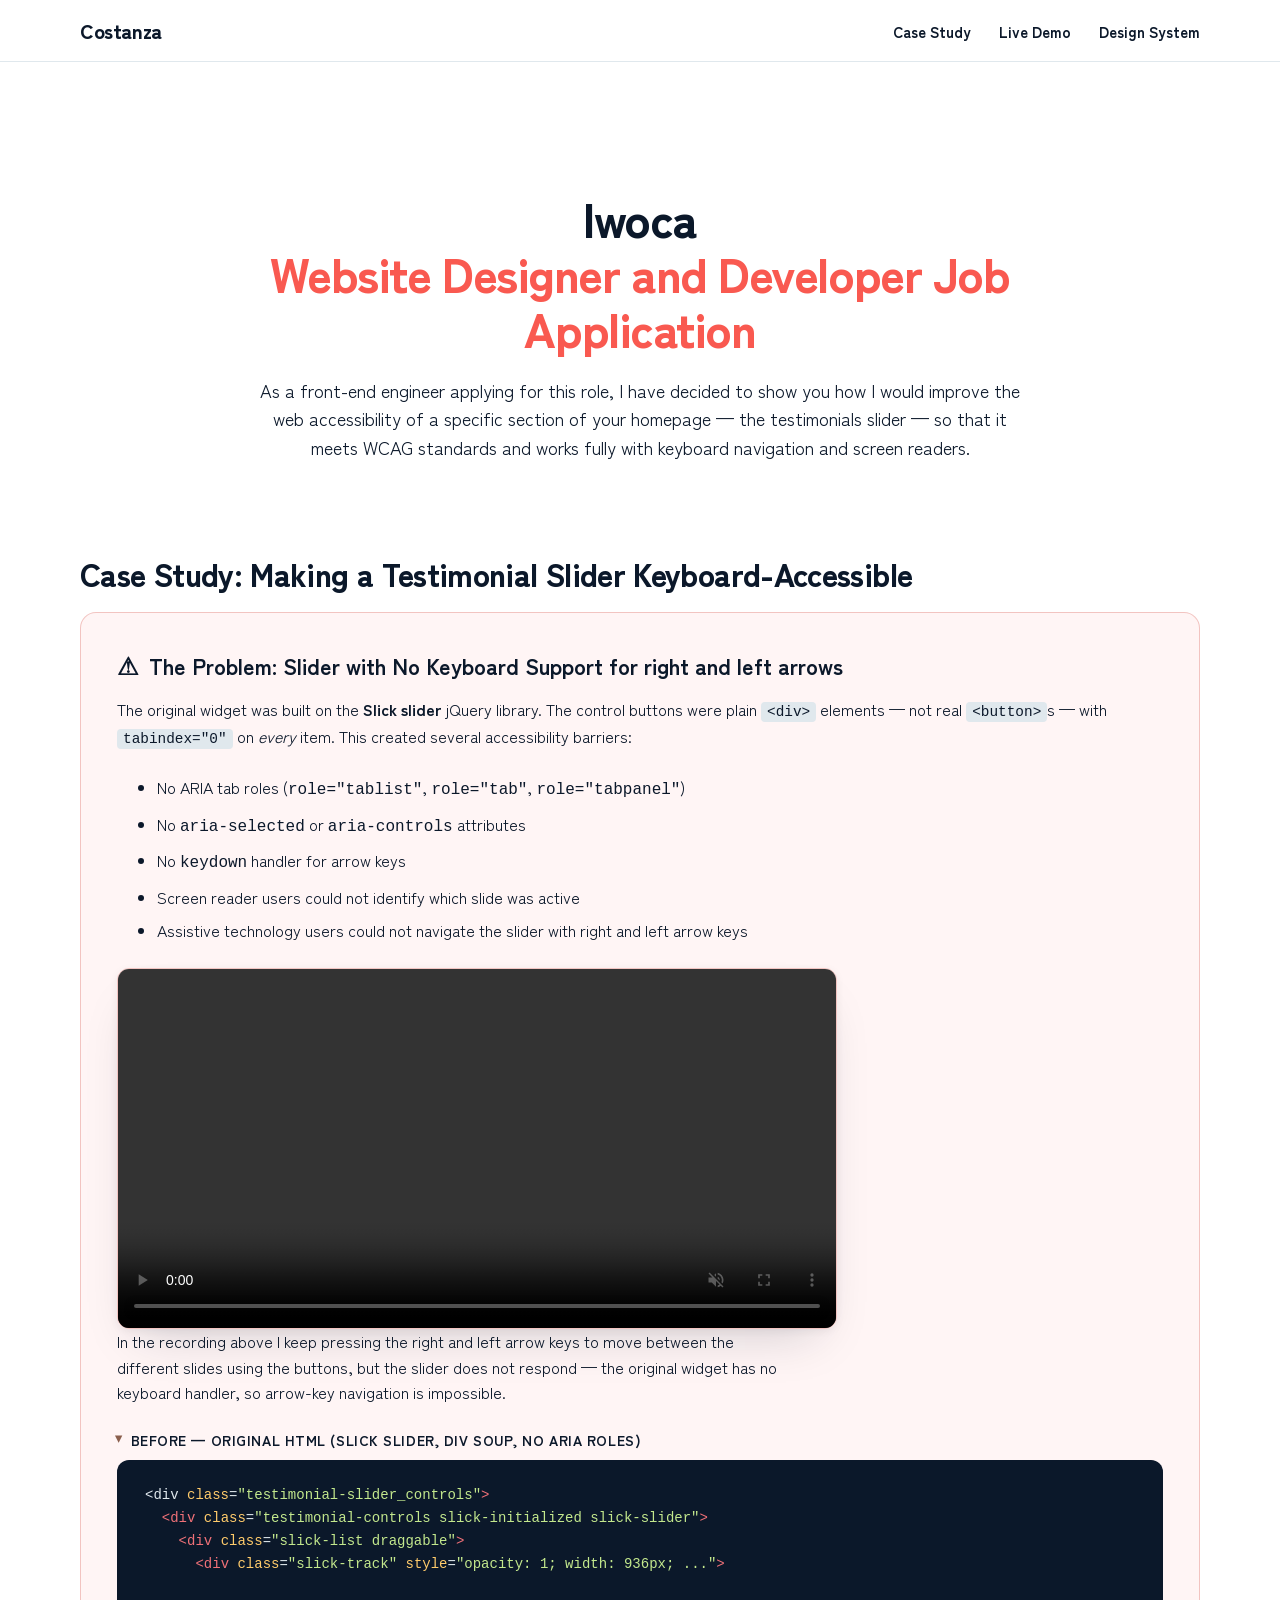
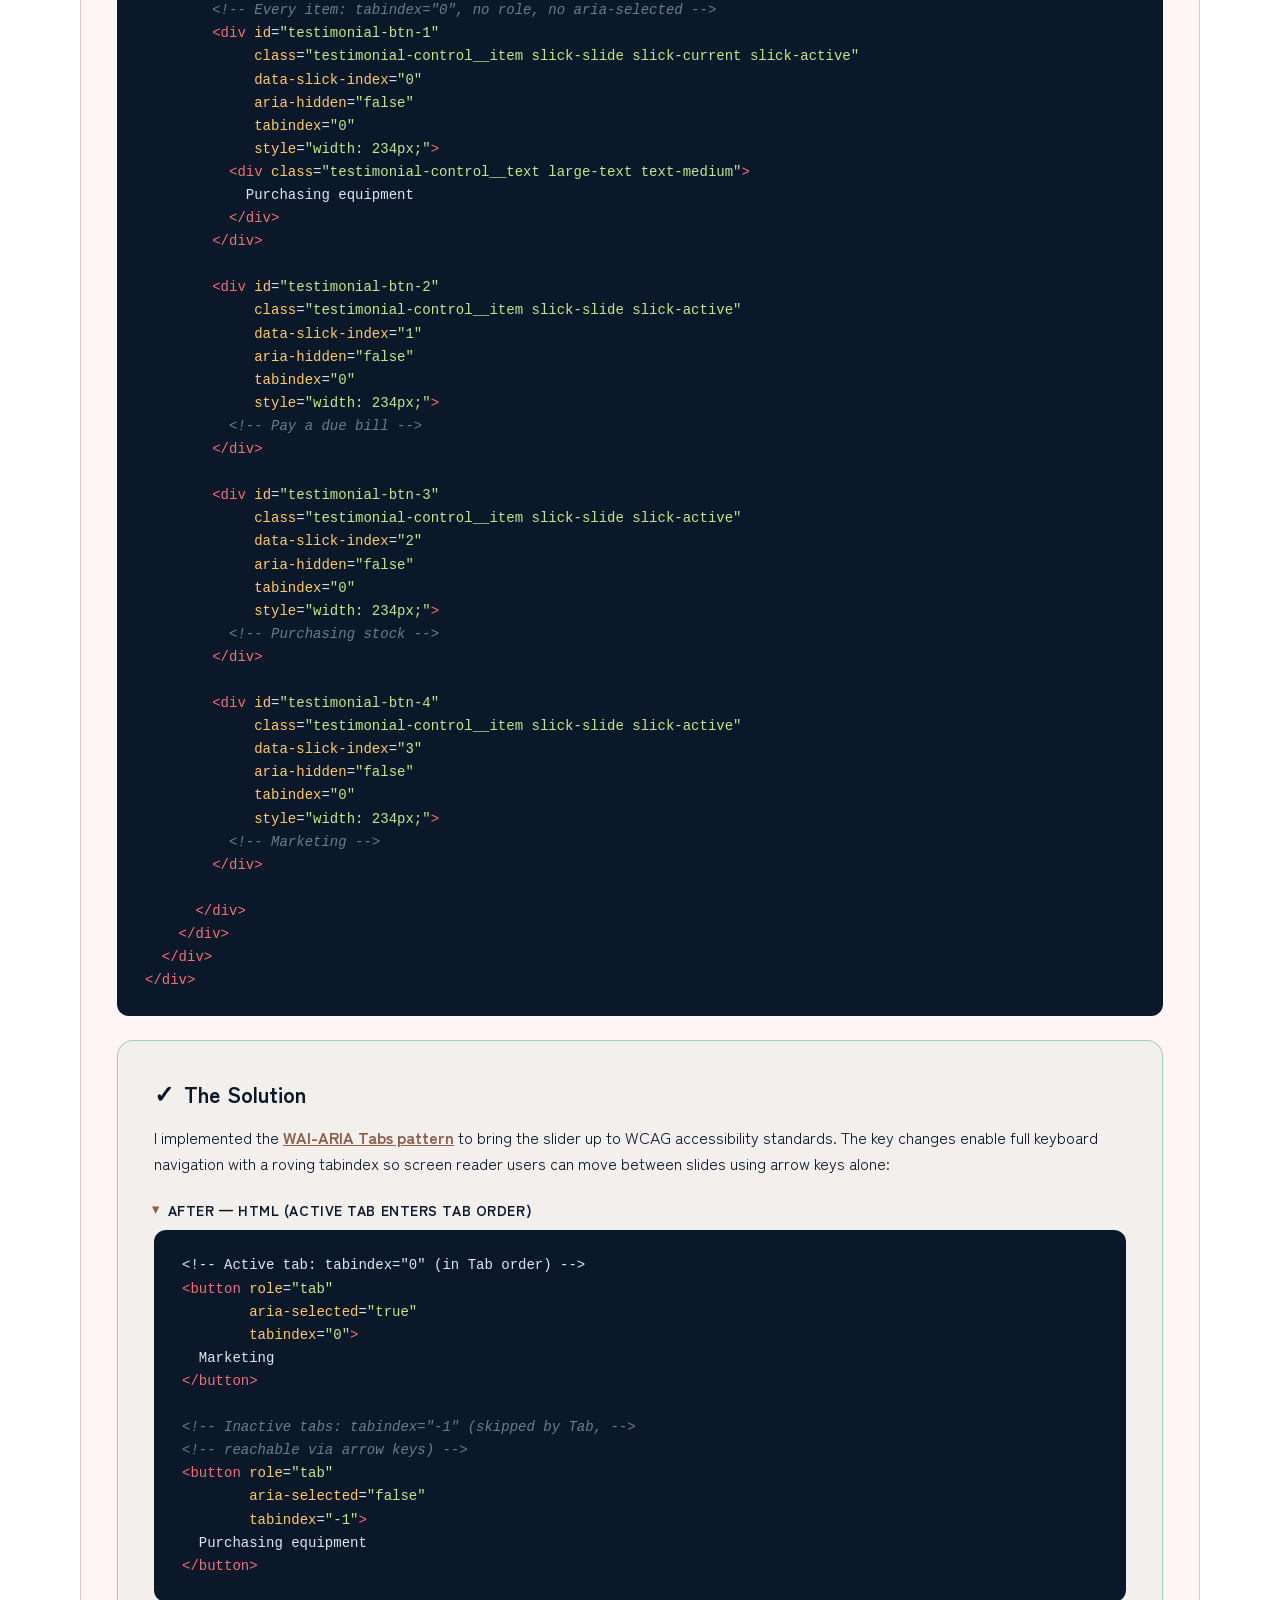
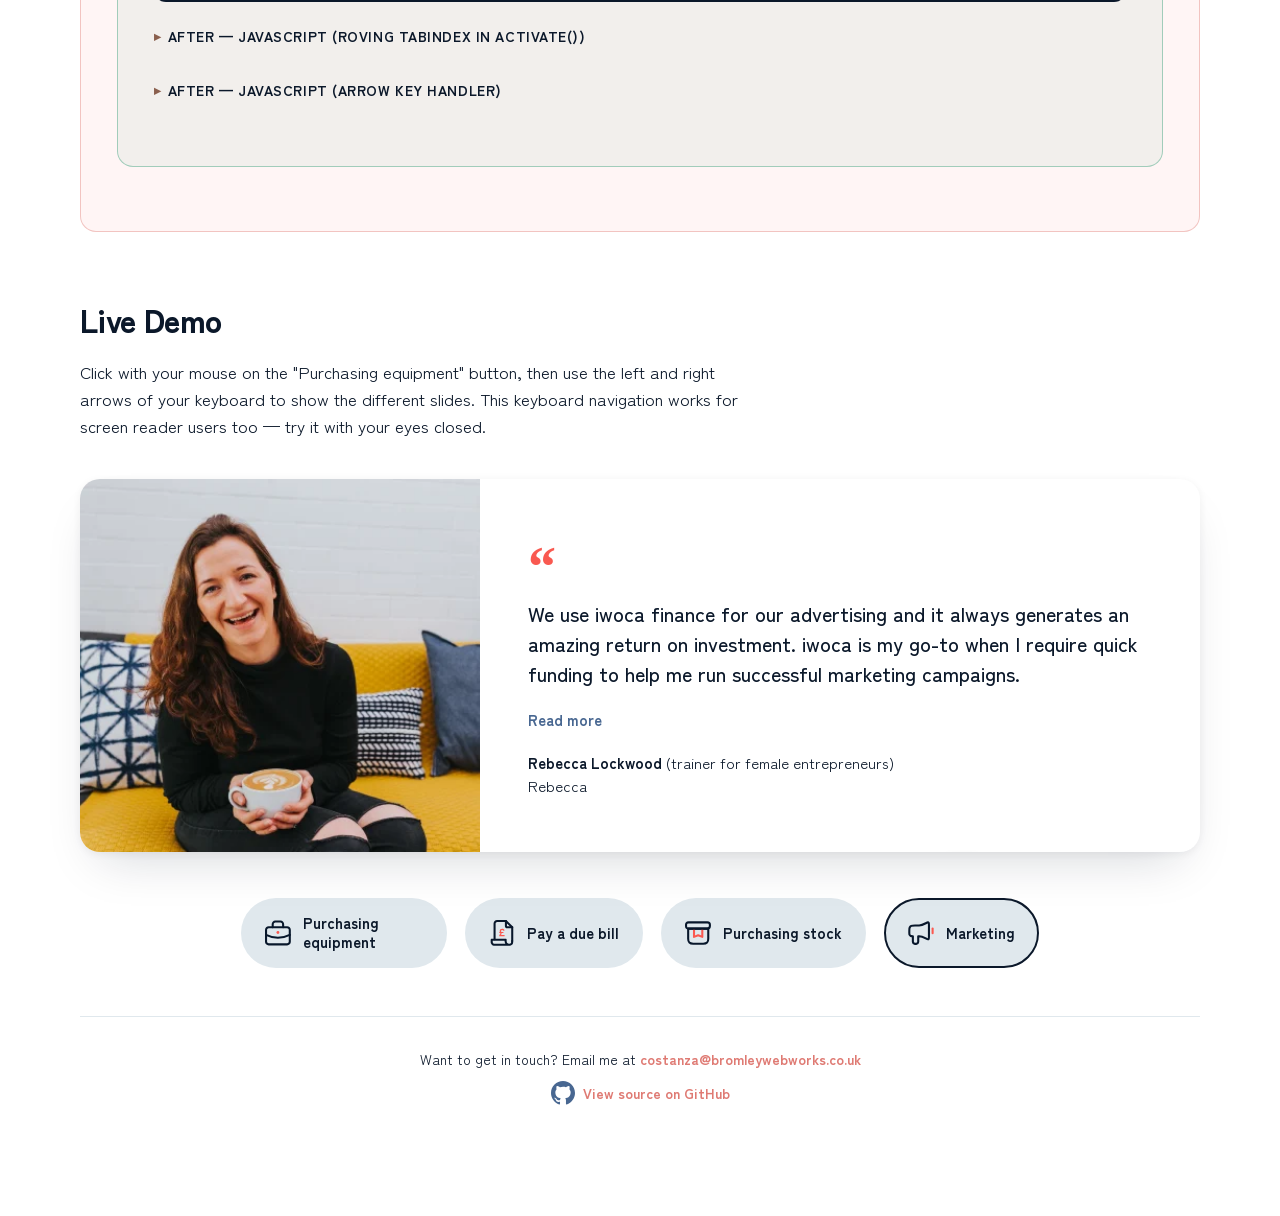
<file: index.html>
<!doctype html>
<html lang="en">
<head>
<meta charset="UTF-8">
<meta name="viewport" content="width=device-width, initial-scale=1.0">

<!-- Primary SEO -->
<title>Fixing the iwoca Testimonial Slider for Keyboard Accessibility | Costanza C, Front-End Engineer</title>
<meta name="description" content="A case study showing how I made the iwoca testimonial slider keyboard-accessible by replacing Slick slider divs with the WAI-ARIA Tabs pattern — real buttons, roving tabindex, and full arrow-key navigation for screen reader and keyboard users.">
<meta name="keywords" content="iwoca, accessibility, ARIA tabs, keyboard navigation, testimonial slider, WAI-ARIA, screen reader, roving tabindex, Slick slider fix, front-end engineer, web accessibility, WCAG">
<meta name="author" content="Costanza C">
<meta name="robots" content="index, follow">
<link rel="canonical" href="https://costikid.github.io/iwocatestimonialslideraccessibility/">

<!-- Open Graph — for LinkedIn, Facebook, Slack, etc. -->
<meta property="og:type" content="website">
<meta property="og:title" content="Fixing the iwoca Testimonial Slider for Keyboard Accessibility">
<meta property="og:description" content="A front-end engineer's case study: replacing Slick slider divs with the WAI-ARIA Tabs pattern to make the iwoca testimonial slider fully keyboard-accessible with arrow-key navigation, roving tabindex, and proper ARIA roles.">
<meta property="og:url" content="https://costikid.github.io/iwocatestimonialslideraccessibility/">
<meta property="og:site_name" content="Costanza C — Front-End Engineer">
<meta property="og:image" content="https://costikid.github.io/iwocatestimonialslideraccessibility/assets/images/job%20application.jpg">
<meta property="og:image:alt" content="Screenshot of the accessible testimonial slider built for iwoca">

<!-- Twitter Card -->
<meta name="twitter:card" content="summary_large_image">
<meta name="twitter:title" content="Fixing the iwoca Testimonial Slider for Keyboard Accessibility">
<meta name="twitter:description" content="Case study: how I made the iwoca testimonial slider keyboard-accessible using the WAI-ARIA Tabs pattern — real buttons, roving tabindex, and full arrow-key navigation.">
<meta name="twitter:image" content="https://costikid.github.io/iwocatestimonialslideraccessibility/assets/images/job%20application.jpg">

<!-- Fonts & styles -->
<link rel="preconnect" href="https://fonts.googleapis.com">
<link rel="preconnect" href="https://fonts.gstatic.com" crossorigin>
<link href="https://fonts.googleapis.com/css2?family=Zen+Kaku+Gothic+Antique:wght@400;500;700;900&family=Zen+Kaku+Gothic+New:wght@400;500;700;900&display=swap" rel="stylesheet" media="print" onload="this.media='all'">
<link rel="stylesheet" href="styles.css">

<!-- Structured data: Person + CreativeWork case study -->
<script type="application/ld+json">
{
  "@context": "https://schema.org",
  "@graph": [
    {
      "@type": "Person",
      "name": "Costanza C",
      "jobTitle": "Front-End Engineer",
      "email": "costanza@bromleywebworks.co.uk",
      "url": "https://costikid.github.io/iwocatestimonialslideraccessibility/"
    },
    {
      "@type": "CreativeWork",
      "name": "Making a Testimonial Slider Keyboard-Accessible",
      "description": "A case study demonstrating how to fix the iwoca testimonial slider for keyboard and screen reader users by implementing the WAI-ARIA Tabs pattern with roving tabindex, real button elements, and arrow-key navigation.",
      "author": { "@id": "https://costikid.github.io/iwocatestimonialslideraccessibility/#person" },
      "about": [
        "Web accessibility",
        "ARIA tabs pattern",
        "Keyboard navigation",
        "Screen reader support",
        "iwoca testimonial slider"
      ],
      "keywords": "iwoca, accessibility, ARIA tabs, keyboard navigation, testimonial slider, WAI-ARIA, roving tabindex, Slick slider, front-end engineer",
      "url": "https://costikid.github.io/iwocatestimonialslideraccessibility/"
    }
  ]
}
</script>
</head>
<body>

<header>
  <nav class="portfolio-nav">
    <div class="portfolio-nav__inner">
      <a href="#top" class="portfolio-nav__brand">Costanza</a>
      <ul class="portfolio-nav__links">
        <li><a href="#case-study">Case Study</a></li>
        <li><a href="#live-demo">Live Demo</a></li>
        <li><a href="design-system.html">Design System</a></li>
      </ul>
    </div>
  </nav>
</header>

<main class="page" id="top">

  <section class="hero">
    <div class="hero__inner">
      <h1 class="hero__title">Iwoca<br><span>Website Designer and Developer Job Application</span></h1>
      <p class="hero__subtitle">As a front-end engineer applying for this role, I have decided to show you how I would improve the web accessibility of a specific section of your homepage — the testimonials slider — so that it meets WCAG standards and works fully with keyboard navigation and screen readers.</p>
   
    </div>
  </section>

  <section class="case-study" id="case-study">
    <h2 class="section-title">Case Study: Making a Testimonial Slider Keyboard-Accessible</h2>

    <div class="case-study__block case-study__block--problem">
      <h3 class="case-study__heading">
        <span class="case-study__icon" aria-hidden="true">&#9888;</span>
        The Problem: Slider with No Keyboard Support for right and left arrows
      </h3>
      <p>The original widget was built on the <strong>Slick slider</strong> jQuery library. The control buttons were plain <code>&lt;div&gt;</code> elements — not real <code>&lt;button&gt;</code>s — with <code>tabindex=&quot;0&quot;</code> on <em>every</em> item. This created several accessibility barriers:</p>
      <ul class="problem-list">
        <li>No ARIA tab roles (<code>role=&quot;tablist&quot;</code>, <code>role=&quot;tab&quot;</code>, <code>role=&quot;tabpanel&quot;</code>)</li>
        <li>No <code>aria-selected</code> or <code>aria-controls</code> attributes</li>
        <li>No <code>keydown</code> handler for arrow keys</li>
        <li>Screen reader users could not identify which slide was active</li>
        <li>Assistive technology users could not navigate the slider with right and left arrow keys</li>
      </ul>

      <div class="problem-demo">
        <video class="problem-demo__video"
               autoplay muted loop playsinline preload="auto" controls
               aria-label="Screen recording showing the original slider where arrow keys do not switch between slides">
          <source src="assets/images/Not accessible video example.mp4" type="video/mp4">
        </video>
        <p class="problem-demo__caption">
          In the recording above I keep pressing the right and left arrow keys
          to move between the different slides using the buttons, but the
          slider does not respond — the original widget has no keyboard
          handler, so arrow-key navigation is impossible.
        </p>
      </div>

      <details class="code-details" open>
        <summary class="code-label">Before — Original HTML (Slick slider, div soup, no ARIA roles)</summary>
<pre class="code-block"><code><span class="tok-tag"></span>&lt;div</span> <span class="tok-attr">class</span>=<span class="tok-str">&quot;testimonial-slider_controls&quot;</span><span class="tok-tag">&gt;</span>
  <span class="tok-tag">&lt;div</span> <span class="tok-attr">class</span>=<span class="tok-str">&quot;testimonial-controls slick-initialized slick-slider&quot;</span><span class="tok-tag">&gt;</span>
    <span class="tok-tag">&lt;div</span> <span class="tok-attr">class</span>=<span class="tok-str">&quot;slick-list draggable&quot;</span><span class="tok-tag">&gt;</span>
      <span class="tok-tag">&lt;div</span> <span class="tok-attr">class</span>=<span class="tok-str">&quot;slick-track&quot;</span> <span class="tok-attr">style</span>=<span class="tok-str">&quot;opacity: 1; width: 936px; ...&quot;</span><span class="tok-tag">&gt;</span>

        <span class="tok-comment">&lt;!-- Every item: tabindex=&quot;0&quot;, no role, no aria-selected --&gt;</span>
        <span class="tok-tag">&lt;div</span> <span class="tok-attr">id</span>=<span class="tok-str">&quot;testimonial-btn-1&quot;</span>
             <span class="tok-attr">class</span>=<span class="tok-str">&quot;testimonial-control__item slick-slide slick-current slick-active&quot;</span>
             <span class="tok-attr">data-slick-index</span>=<span class="tok-str">&quot;0&quot;</span>
             <span class="tok-attr">aria-hidden</span>=<span class="tok-str">&quot;false&quot;</span>
             <span class="tok-attr">tabindex</span>=<span class="tok-str">&quot;0&quot;</span>
             <span class="tok-attr">style</span>=<span class="tok-str">&quot;width: 234px;&quot;</span><span class="tok-tag">&gt;</span>
          <span class="tok-tag">&lt;div</span> <span class="tok-attr">class</span>=<span class="tok-str">&quot;testimonial-control__text large-text text-medium&quot;</span><span class="tok-tag">&gt;</span>
            Purchasing equipment
          <span class="tok-tag">&lt;/div&gt;</span>
        <span class="tok-tag">&lt;/div&gt;</span>

        <span class="tok-tag">&lt;div</span> <span class="tok-attr">id</span>=<span class="tok-str">&quot;testimonial-btn-2&quot;</span>
             <span class="tok-attr">class</span>=<span class="tok-str">&quot;testimonial-control__item slick-slide slick-active&quot;</span>
             <span class="tok-attr">data-slick-index</span>=<span class="tok-str">&quot;1&quot;</span>
             <span class="tok-attr">aria-hidden</span>=<span class="tok-str">&quot;false&quot;</span>
             <span class="tok-attr">tabindex</span>=<span class="tok-str">&quot;0&quot;</span>
             <span class="tok-attr">style</span>=<span class="tok-str">&quot;width: 234px;&quot;</span><span class="tok-tag">&gt;</span>
          <span class="tok-comment">&lt;!-- Pay a due bill --&gt;</span>
        <span class="tok-tag">&lt;/div&gt;</span>

        <span class="tok-tag">&lt;div</span> <span class="tok-attr">id</span>=<span class="tok-str">&quot;testimonial-btn-3&quot;</span>
             <span class="tok-attr">class</span>=<span class="tok-str">&quot;testimonial-control__item slick-slide slick-active&quot;</span>
             <span class="tok-attr">data-slick-index</span>=<span class="tok-str">&quot;2&quot;</span>
             <span class="tok-attr">aria-hidden</span>=<span class="tok-str">&quot;false&quot;</span>
             <span class="tok-attr">tabindex</span>=<span class="tok-str">&quot;0&quot;</span>
             <span class="tok-attr">style</span>=<span class="tok-str">&quot;width: 234px;&quot;</span><span class="tok-tag">&gt;</span>
          <span class="tok-comment">&lt;!-- Purchasing stock --&gt;</span>
        <span class="tok-tag">&lt;/div&gt;</span>

        <span class="tok-tag">&lt;div</span> <span class="tok-attr">id</span>=<span class="tok-str">&quot;testimonial-btn-4&quot;</span>
             <span class="tok-attr">class</span>=<span class="tok-str">&quot;testimonial-control__item slick-slide slick-active&quot;</span>
             <span class="tok-attr">data-slick-index</span>=<span class="tok-str">&quot;3&quot;</span>
             <span class="tok-attr">aria-hidden</span>=<span class="tok-str">&quot;false&quot;</span>
             <span class="tok-attr">tabindex</span>=<span class="tok-str">&quot;0&quot;</span>
             <span class="tok-attr">style</span>=<span class="tok-str">&quot;width: 234px;&quot;</span><span class="tok-tag">&gt;</span>
          <span class="tok-comment">&lt;!-- Marketing --&gt;</span>
        <span class="tok-tag">&lt;/div&gt;</span>

      <span class="tok-tag">&lt;/div&gt;</span>
    <span class="tok-tag">&lt;/div&gt;</span>
  <span class="tok-tag">&lt;/div&gt;</span>
<span class="tok-tag">&lt;/div&gt;</span></code></pre>
      </details>

     

    <div class="case-study__block case-study__block--solution">
      <h3 class="case-study__heading">
        <span class="case-study__icon" aria-hidden="true">&#10003;</span>
        The Solution
      </h3>
      <p>I implemented the <a href="https://www.w3.org/WAI/ARIA/apg/patterns/tabs/" target="_blank" rel="noopener">WAI-ARIA Tabs pattern</a> to bring the slider up to WCAG accessibility standards. The key changes enable full keyboard navigation with a roving tabindex so screen reader users can move between slides using arrow keys alone:</p>

      <details class="code-details" open>
        <summary class="code-label">After — HTML (active tab enters Tab order)</summary>
<pre class="code-block"><code><span class="tok-comment"></span>&lt;!-- Active tab: tabindex=&quot;0&quot; (in Tab order) --&gt;</span>
<span class="tok-tag">&lt;button</span> <span class="tok-attr">role</span>=<span class="tok-str">&quot;tab&quot;</span>
        <span class="tok-attr">aria-selected</span>=<span class="tok-str">&quot;true&quot;</span>
        <span class="tok-attr">tabindex</span>=<span class="tok-str">&quot;0&quot;</span><span class="tok-tag">&gt;</span>
  Marketing
<span class="tok-tag">&lt;/button&gt;</span>

<span class="tok-comment">&lt;!-- Inactive tabs: tabindex=&quot;-1&quot; (skipped by Tab, --&gt;</span>
<span class="tok-comment">&lt;!-- reachable via arrow keys) --&gt;</span>
<span class="tok-tag">&lt;button</span> <span class="tok-attr">role</span>=<span class="tok-str">&quot;tab&quot;</span>
        <span class="tok-attr">aria-selected</span>=<span class="tok-str">&quot;false&quot;</span>
        <span class="tok-attr">tabindex</span>=<span class="tok-str">&quot;-1&quot;</span><span class="tok-tag">&gt;</span>
  Purchasing equipment
<span class="tok-tag">&lt;/button&gt;</span></code></pre>
      </details>

      <details class="code-details">
        <summary class="code-label">After — JavaScript (roving tabindex in activate())</summary>
<pre class="code-block"><code><span class="tok-keyword"></span>function</span> <span class="tok-fn">activate</span>(index, moveFocus) {
  <span class="tok-keyword">const</span> newIndex = (index + tabs.length) % tabs.length;

  tabs.<span class="tok-fn">forEach</span>((tab, i) =&gt; {
    <span class="tok-keyword">const</span> selected = i === newIndex;
    tab.<span class="tok-fn">setAttribute</span>(<span class="tok-str">'aria-selected'</span>, <span class="tok-fn">String</span>(selected));
    tab.tabIndex = selected ? <span class="tok-num">0</span> : <span class="tok-num">-1</span>;  <span class="tok-comment">// roving tabindex</span>
    tab.classList.<span class="tok-fn">toggle</span>(<span class="tok-str">'topic-tab--active'</span>, selected);
  });

  panels.<span class="tok-fn">forEach</span>((panel, i) =&gt; {
    panel.hidden = i !== newIndex;
  });

  <span class="tok-keyword">if</span> (moveFocus) tabs[newIndex].<span class="tok-fn">focus</span>();
  <span class="tok-fn">movePointer</span>(tabs[newIndex]);
}</code></pre>
      </details>

      <details class="code-details">
        <summary class="code-label">After — JavaScript (arrow key handler)</summary>
<pre class="code-block"><code>tablist.<span class="tok-fn">addEventListener</span>(<span class="tok-str">'keydown'</span>, (e) =&gt; {
  <span class="tok-keyword">const</span> currentIndex = <span class="tok-fn">getActiveIndex</span>();
  <span class="tok-keyword">let</span> newIndex = <span class="tok-keyword">null</span>;

  <span class="tok-keyword">switch</span> (e.key) {
    <span class="tok-keyword">case</span> <span class="tok-str">'ArrowRight'</span>:
    <span class="tok-keyword">case</span> <span class="tok-str">'ArrowDown'</span>:
      newIndex = currentIndex + <span class="tok-num">1</span>;
      <span class="tok-keyword">break</span>;
    <span class="tok-keyword">case</span> <span class="tok-str">'ArrowLeft'</span>:
    <span class="tok-keyword">case</span> <span class="tok-str">'ArrowUp'</span>:
      newIndex = currentIndex - <span class="tok-num">1</span>;
      <span class="tok-keyword">break</span>;
    <span class="tok-keyword">case</span> <span class="tok-str">'Home'</span>:
      newIndex = <span class="tok-num">0</span>;
      <span class="tok-keyword">break</span>;
    <span class="tok-keyword">case</span> <span class="tok-str">'End'</span>:
      newIndex = tabs.length - <span class="tok-num">1</span>;
      <span class="tok-keyword">break</span>;
    <span class="tok-keyword">default</span>:
      <span class="tok-keyword">return</span>;
  }

  e.<span class="tok-fn">preventDefault</span>();
  <span class="tok-fn">activate</span>(newIndex, <span class="tok-keyword">true</span>);
});</code></pre>
      </details>
    </div>
  </section>

 
  <section class="demo-section" id="live-demo">
    <h2 class="section-title">Live Demo</h2>
    <p class="section-intro">Click with your mouse on the "Purchasing equipment" button, then use the left and right arrows of your keyboard to show the different slides. This keyboard navigation works for screen reader users too — try it with your eyes closed.</p>

  <div class="testimonial-slider" aria-label="Customer testimonials">

    <!-- Live card: image + quote. aria-live announces content changes to screen reader users -->
    <div class="slider-card">

      <div class="slider-viewport" aria-live="polite">
        <!-- Panels: one per testimonial. Only the active one is visible/focusable. -->

        <article class="slide-panel"
                 id="panel-purchasing-equipment"
                 role="tabpanel"
                 aria-labelledby="tab-purchasing-equipment"
                 tabindex="0" hidden>
          <figure class="slide-media">
            <img src="assets/images/purchasing equipment.webp" alt="Portrait of Cecilia from Nails and Cocktails" width="400" height="373" loading="lazy" decoding="async">
            <figcaption class="visually-hidden">Cecilia, Nails and Cocktails</figcaption>
          </figure>
          <div class="slide-content">
            <span class="quote-mark" aria-hidden="true">&#8220;</span>
            <blockquote class="quote-text">
              <p>With iwoca's reasonable rates and amazing staff, we were able to quickly obtain a loan to purchase equipment before our grand opening. Sophie was very supportive and walked us through the process.</p>
            </blockquote>
            <a class="read-more" href="#">Read more<span class="visually-hidden"> about Priya's story</span></a>
            <p class="author-name">Nails and Cocktails</p>
            <p class="author-role">Cecilia</p>
          </div>
        </article>

        <article class="slide-panel"
                 id="panel-pay-bill"
                 role="tabpanel"
                 aria-labelledby="tab-pay-bill"
                 tabindex="0" hidden>
          <figure class="slide-media">
            <img src="assets/images/pay a due bill.webp" alt="Portrait of Paul from Aldershot Soft Play Centre" width="400" height="373" loading="lazy" decoding="async">
            <figcaption class="visually-hidden">Paul, Aldershot Soft Play Centre</figcaption>
          </figure>
          <div class="slide-content">
            <span class="quote-mark" aria-hidden="true">&#8220;</span>
            <blockquote class="quote-text">
              <p>iwoca helped to stave off a shortfall when our first rent payment was due, I didn’t have enough to pay for everything because the centre was so new. Applying for funding through iwoca was very straightforward.</p>
            </blockquote>
            <a class="read-more" href="#">Read more<span class="visually-hidden"> about Daniel's story</span></a>
            <p class="author-name">Aldershot Soft Play Centre</p>
            <p class="author-role">Paul</p>
          </div>
        </article>

        <article class="slide-panel"
                 id="panel-purchase-stock"
                 role="tabpanel"
                 aria-labelledby="tab-purchase-stock"
                 tabindex="0" hidden>
          <figure class="slide-media">
            <img src="assets/images/purchasing stock.webp" alt="Portrait of Mike from Hub Vélo" width="400" height="373" loading="lazy" decoding="async">
            <figcaption class="visually-hidden">Mike, Hub Vélo</figcaption>
          </figure>
          <div class="slide-content">
            <span class="quote-mark" aria-hidden="true">&#8220;</span>
            <blockquote class="quote-text">
              <p>We had an opportunity to stock a unique bike brand that nobody else in the country was selling... Getting funding from iwoca was a big step for us but it made a massive difference.</p>
            </blockquote>
            <a class="read-more" href="#">Read more<span class="visually-hidden"> about Marcus's story</span></a>
            <p class="author-name">Hub Vélo</p>
            <p class="author-role">Mike</p>
          </div>
        </article>

        <article class="slide-panel"
                 id="panel-marketing"
                 role="tabpanel"
                 aria-labelledby="tab-marketing"
                 tabindex="0">
          <figure class="slide-media">
            <img src="assets/images/avatar-marketing.jpg" alt="Portrait of Rebecca Lockwood, trainer for female entrepreneurs" width="400" height="373" loading="lazy" decoding="async">
            <figcaption class="visually-hidden">Rebecca Lockwood, trainer for female entrepreneurs</figcaption>
          </figure>
          <div class="slide-content">
            <span class="quote-mark" aria-hidden="true">&#8220;</span>
            <blockquote class="quote-text">
              <p>We use iwoca finance for our advertising and it always generates an amazing return on investment. iwoca is my go-to when I require quick funding to help me run successful marketing campaigns.</p>
            </blockquote>
            <a class="read-more" href="#">Read more<span class="visually-hidden"> about Rebecca's story</span></a>
            <p class="author-name">Rebecca Lockwood <span class="author-name__role">(trainer for female entrepreneurs)</span></p>
            <p class="author-role">Rebecca</p>
          </div>
        </article>

      </div>

      <!-- Pointer that visually links the active topic button to the card above it -->
      <span class="slider-pointer" aria-hidden="true"></span>
    </div>

   
    <div class="topic-tabs" role="tablist" aria-label="Choose a testimonial by topic" aria-orientation="horizontal">

      <button type="button"
              role="tab"
              id="tab-purchasing-equipment"
              class="topic-tab"
              aria-selected="false"
              aria-controls="panel-purchasing-equipment"
              tabindex="-1">
        <img class="topic-tab__icon" src="assets/icons/icon-purchasing-equipment.svg" alt="" width="24" height="24" decoding="async">
        <span class="topic-tab__label">Purchasing equipment</span>
      </button>

      <button type="button"
              role="tab"
              id="tab-pay-bill"
              class="topic-tab"
              aria-selected="false"
              aria-controls="panel-pay-bill"
              tabindex="-1">
        <img class="topic-tab__icon" src="assets/icons/icon-pay-bill.svg" alt="" width="24" height="24" decoding="async">
        <span class="topic-tab__label">Pay a due bill</span>
      </button>

      <button type="button"
              role="tab"
              id="tab-purchase-stock"
              class="topic-tab"
              aria-selected="false"
              aria-controls="panel-purchase-stock"
              tabindex="-1">
        <img class="topic-tab__icon" src="assets/icons/icon-purchase-stock.svg" alt="" width="24" height="24" decoding="async">
        <span class="topic-tab__label">Purchasing stock</span>
      </button>

      <button type="button"
              role="tab"
              id="tab-marketing"
              class="topic-tab topic-tab--active"
              aria-selected="true"
              aria-controls="panel-marketing"
              tabindex="0">
        <img class="topic-tab__icon" src="assets/icons/icon-marketing.svg" alt="" width="24" height="24" decoding="async">
        <span class="topic-tab__label">Marketing</span>
      </button>

    </div>

  </div>

  </section>

  <footer class="portfolio-footer">
    <p>Want to get in touch? Email me at <a href="mailto:costanza@bromleywebworks.co.uk">costanza@bromleywebworks.co.uk</a></p>
    <a class="portfolio-footer__github" href="https://github.com/costikid/iwocatestimonialslideraccessibility" target="_blank" rel="noopener" aria-label="View the source code on GitHub">
      <svg width="24" height="24" viewBox="0 0 24 24" fill="currentColor" aria-hidden="true">
        <path d="M12 0C5.37 0 0 5.37 0 12c0 5.3 3.438 9.8 8.205 11.385.6.113.82-.26.82-.577 0-.285-.01-1.04-.015-2.04-3.338.724-4.042-1.61-4.042-1.61-.546-1.387-1.333-1.756-1.333-1.756-1.089-.745.083-.729.083-.729 1.205.084 1.838 1.236 1.838 1.236 1.07 1.835 2.807 1.305 3.492.998.108-.776.418-1.305.762-1.605-2.665-.305-5.467-1.332-5.467-5.93 0-1.31.468-2.382 1.236-3.222-.124-.303-.535-1.524.117-3.176 0 0 1.008-.322 3.3 1.23a11.5 11.5 0 0 1 3-.405c1.02.005 2.045.138 3 .405 2.29-1.552 3.297-1.23 3.297-1.23.654 1.652.243 2.873.12 3.176.77.84 1.234 1.912 1.234 3.222 0 4.61-2.807 5.622-5.48 5.92.43.37.814 1.103.814 2.222 0 1.604-.014 2.898-.014 3.293 0 .32.216.694.825.576C20.565 21.795 24 17.298 24 12 24 5.37 18.627 0 12 0z"/>
      </svg>
      <span>View source on GitHub</span>
    </a>
  </footer>

</main>

<script src="script.js"></script>
</body>
</html>
</file>
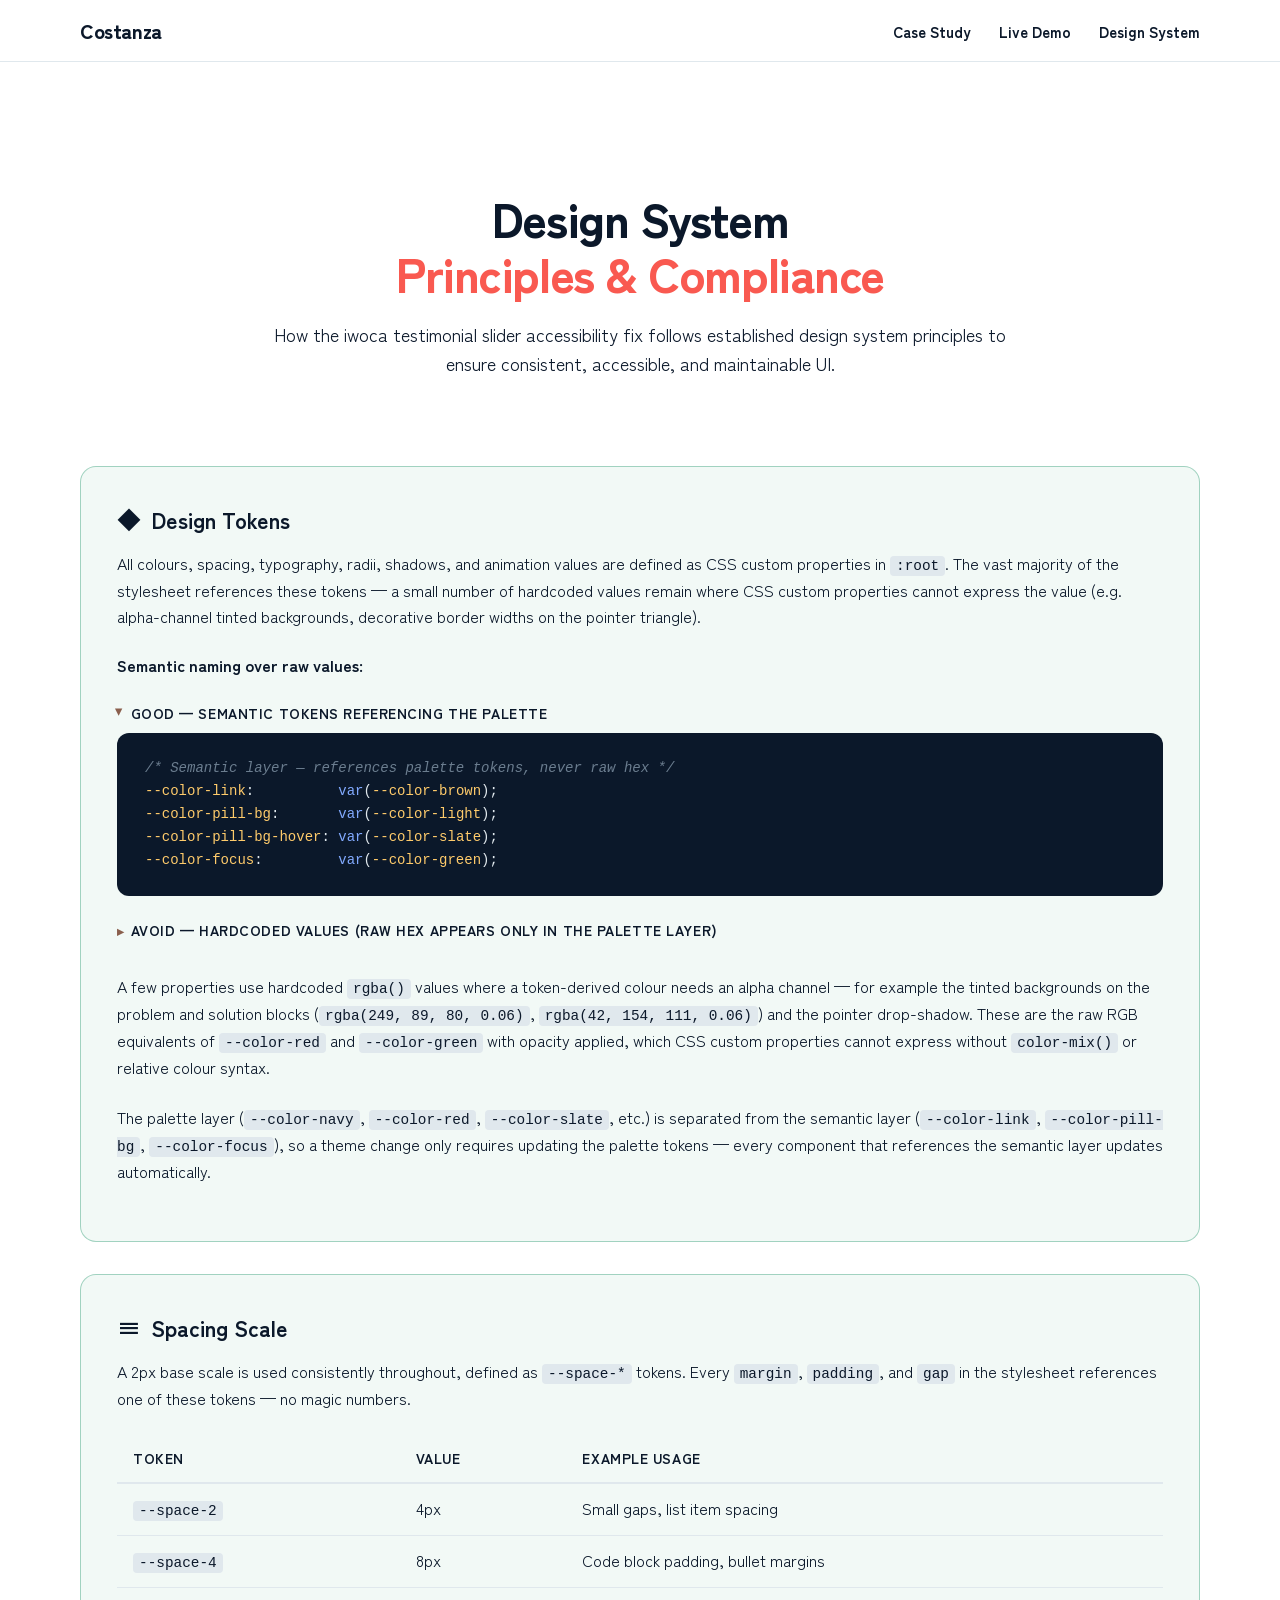
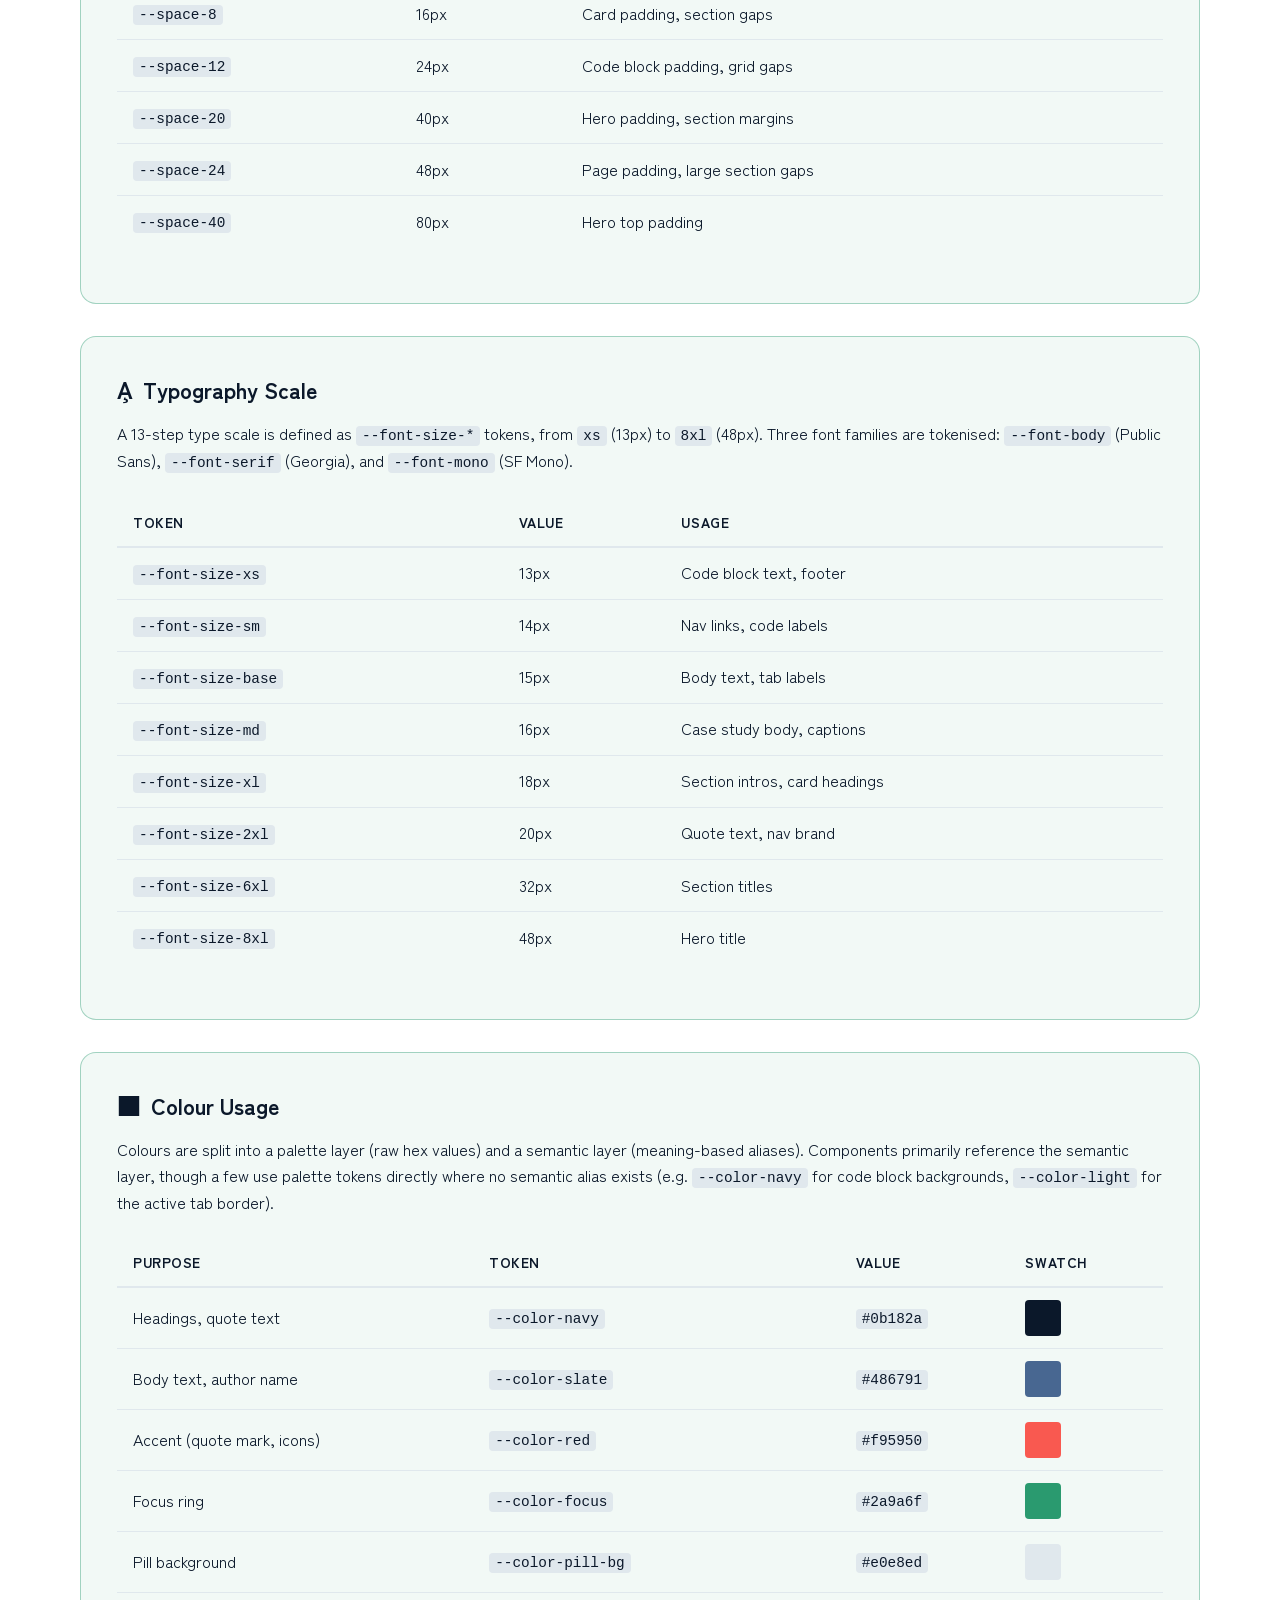
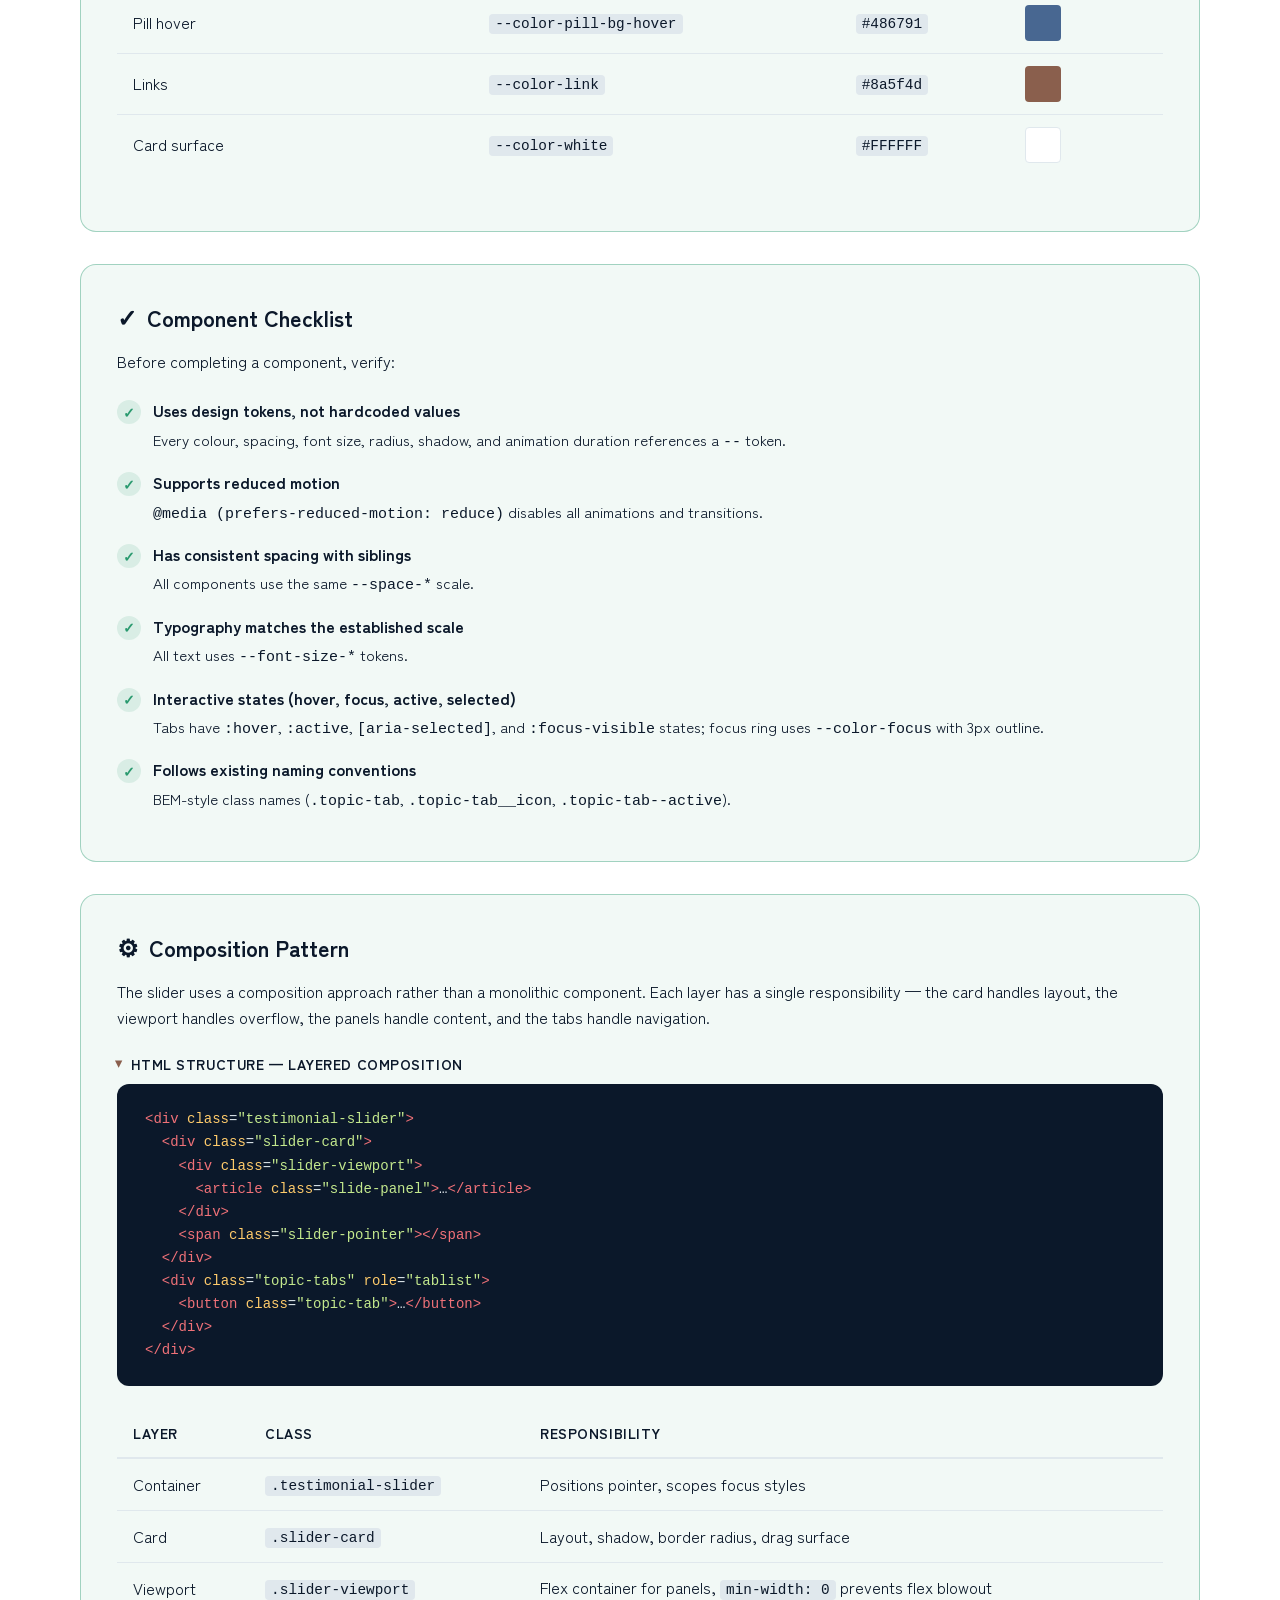
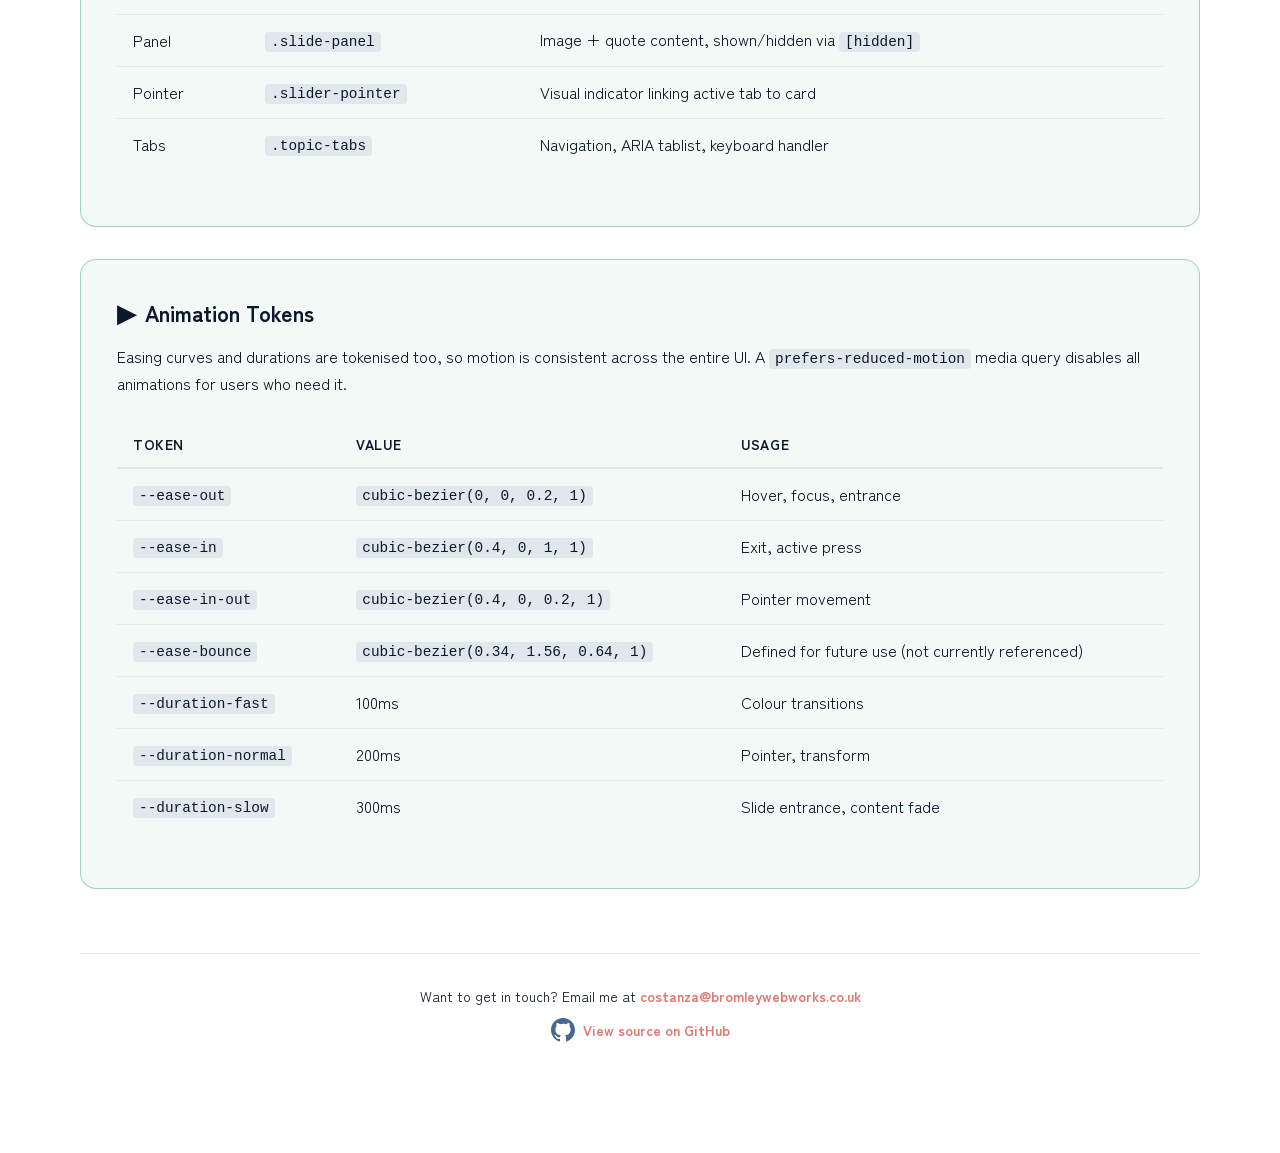
<file: design-system.html>
<!doctype html>
<html lang="en">
<head>
<meta charset="UTF-8">
<meta name="viewport" content="width=device-width, initial-scale=1.0">

<!-- Primary SEO -->
<title>Design System Principles | iwoca Testimonial Slider Accessibility Fix</title>
<meta name="description" content="How the iwoca testimonial slider accessibility fix follows design system principles: design tokens, spacing scale, typography scale, colour usage, component checklist, and composition pattern.">
<meta name="keywords" content="design system, design tokens, CSS custom properties, BEM, spacing scale, typography scale, semantic naming, iwoca, accessibility, front-end engineer">
<meta name="author" content="Costanza C">
<meta name="robots" content="index, follow">
<link rel="canonical" href="https://costikid.github.io/iwocatestimonialslideraccessibility/design-system.html">

<!-- Open Graph -->
<meta property="og:type" content="website">
<meta property="og:title" content="Design System Principles | iwoca Testimonial Slider Accessibility Fix">
<meta property="og:description" content="How the iwoca testimonial slider follows design system principles — design tokens, spacing scale, typography scale, colour usage, and composition pattern.">
<meta property="og:url" content="https://costikid.github.io/iwocatestimonialslideraccessibility/design-system.html">
<meta property="og:site_name" content="Costanza C — Front-End Engineer">

<!-- Twitter Card -->
<meta name="twitter:card" content="summary">
<meta name="twitter:title" content="Design System Principles | iwoca Testimonial Slider">
<meta name="twitter:description" content="How the iwoca testimonial slider follows design system principles — tokens, spacing, typography, colour, and composition.">

<!-- Fonts & styles -->
<link rel="preconnect" href="https://fonts.googleapis.com">
<link rel="preconnect" href="https://fonts.gstatic.com" crossorigin>
<link href="https://fonts.googleapis.com/css2?family=Zen+Kaku+Gothic+Antique:wght@400;500;700;900&family=Zen+Kaku+Gothic+New:wght@400;500;700;900&display=swap" rel="stylesheet" media="print" onload="this.media='all'">
<link rel="stylesheet" href="styles.css">
</head>
<body>

<header>
  <nav class="portfolio-nav">
    <div class="portfolio-nav__inner">
      <a href="index.html" class="portfolio-nav__brand">Costanza</a>
      <ul class="portfolio-nav__links">
        <li><a href="index.html#case-study">Case Study</a></li>
        <li><a href="index.html#live-demo">Live Demo</a></li>
        <li><a href="design-system.html">Design System</a></li>
      </ul>
    </div>
  </nav>
</header>

<main class="page" id="top">

  <section class="hero">
    <div class="hero__inner">
      <h1 class="hero__title">Design System<br><span>Principles &amp; Compliance</span></h1>
      <p class="hero__subtitle">How the iwoca testimonial slider accessibility fix follows established design system principles to ensure consistent, accessible, and maintainable UI.</p>
    </div>
  </section>

  <section class="case-study">

    <!-- Design Tokens -->
    <div class="case-study__block case-study__block--solution">
      <h2 class="case-study__heading">
        <span class="case-study__icon" aria-hidden="true">&#9670;</span>
        Design Tokens
      </h2>
      <p>All colours, spacing, typography, radii, shadows, and animation values are defined as CSS custom properties in <code>:root</code>. The vast majority of the stylesheet references these tokens — a small number of hardcoded values remain where CSS custom properties cannot express the value (e.g. alpha-channel tinted backgrounds, decorative border widths on the pointer triangle).</p>

      <p><strong>Semantic naming over raw values:</strong></p>

      <details class="code-details" open>
        <summary class="code-label">Good — semantic tokens referencing the palette</summary>
<pre class="code-block"><code><span class="tok-comment">/* Semantic layer — references palette tokens, never raw hex */</span>
<span class="tok-attr">--color-link</span>:          <span class="tok-fn">var</span>(<span class="tok-attr">--color-brown</span>);
<span class="tok-attr">--color-pill-bg</span>:       <span class="tok-fn">var</span>(<span class="tok-attr">--color-light</span>);
<span class="tok-attr">--color-pill-bg-hover</span>: <span class="tok-fn">var</span>(<span class="tok-attr">--color-slate</span>);
<span class="tok-attr">--color-focus</span>:         <span class="tok-fn">var</span>(<span class="tok-attr">--color-green</span>);</code></pre>
      </details>

      <details class="code-details">
        <summary class="code-label">Avoid — hardcoded values (raw hex appears only in the palette layer)</summary>
<pre class="code-block"><code><span class="tok-comment">/* Components should never do this — use a semantic token instead */</span>
<span class="tok-attr">color</span>: <span class="tok-str">#486791</span>;
<span class="tok-attr">background</span>: <span class="tok-str">#e0e8ed</span>;</code></pre>
      </details>

      <p>A few properties use hardcoded <code>rgba()</code> values where a token-derived colour needs an alpha channel — for example the tinted backgrounds on the problem and solution blocks (<code>rgba(249, 89, 80, 0.06)</code>, <code>rgba(42, 154, 111, 0.06)</code>) and the pointer drop-shadow. These are the raw RGB equivalents of <code>--color-red</code> and <code>--color-green</code> with opacity applied, which CSS custom properties cannot express without <code>color-mix()</code> or relative colour syntax.</p>

      <p>The palette layer (<code>--color-navy</code>, <code>--color-red</code>, <code>--color-slate</code>, etc.) is separated from the semantic layer (<code>--color-link</code>, <code>--color-pill-bg</code>, <code>--color-focus</code>), so a theme change only requires updating the palette tokens — every component that references the semantic layer updates automatically.</p>
    </div>

    <!-- Spacing Scale -->
    <div class="case-study__block case-study__block--solution">
      <h2 class="case-study__heading">
        <span class="case-study__icon" aria-hidden="true">&#8801;</span>
        Spacing Scale
      </h2>
      <p>A 2px base scale is used consistently throughout, defined as <code>--space-*</code> tokens. Every <code>margin</code>, <code>padding</code>, and <code>gap</code> in the stylesheet references one of these tokens — no magic numbers.</p>

      <div class="ds-table-wrap">
        <table class="ds-table">
          <thead>
            <tr>
              <th scope="col">Token</th>
              <th scope="col">Value</th>
              <th scope="col">Example usage</th>
            </tr>
          </thead>
          <tbody>
            <tr><td><code>--space-2</code></td><td>4px</td><td>Small gaps, list item spacing</td></tr>
            <tr><td><code>--space-4</code></td><td>8px</td><td>Code block padding, bullet margins</td></tr>
            <tr><td><code>--space-8</code></td><td>16px</td><td>Card padding, section gaps</td></tr>
            <tr><td><code>--space-12</code></td><td>24px</td><td>Code block padding, grid gaps</td></tr>
            <tr><td><code>--space-20</code></td><td>40px</td><td>Hero padding, section margins</td></tr>
            <tr><td><code>--space-24</code></td><td>48px</td><td>Page padding, large section gaps</td></tr>
            <tr><td><code>--space-40</code></td><td>80px</td><td>Hero top padding</td></tr>
          </tbody>
        </table>
      </div>
    </div>

    <!-- Typography Scale -->
    <div class="case-study__block case-study__block--solution">
      <h2 class="case-study__heading">
        <span class="case-study__icon" aria-hidden="true">&#65;&#184;</span>
        Typography Scale
      </h2>
      <p>A 13-step type scale is defined as <code>--font-size-*</code> tokens, from <code>xs</code> (13px) to <code>8xl</code> (48px). Three font families are tokenised: <code>--font-body</code> (Public Sans), <code>--font-serif</code> (Georgia), and <code>--font-mono</code> (SF Mono).</p>

      <div class="ds-table-wrap">
        <table class="ds-table">
          <thead>
            <tr>
              <th scope="col">Token</th>
              <th scope="col">Value</th>
              <th scope="col">Usage</th>
            </tr>
          </thead>
          <tbody>
            <tr><td><code>--font-size-xs</code></td><td>13px</td><td>Code block text, footer</td></tr>
            <tr><td><code>--font-size-sm</code></td><td>14px</td><td>Nav links, code labels</td></tr>
            <tr><td><code>--font-size-base</code></td><td>15px</td><td>Body text, tab labels</td></tr>
            <tr><td><code>--font-size-md</code></td><td>16px</td><td>Case study body, captions</td></tr>
            <tr><td><code>--font-size-xl</code></td><td>18px</td><td>Section intros, card headings</td></tr>
            <tr><td><code>--font-size-2xl</code></td><td>20px</td><td>Quote text, nav brand</td></tr>
            <tr><td><code>--font-size-6xl</code></td><td>32px</td><td>Section titles</td></tr>
            <tr><td><code>--font-size-8xl</code></td><td>48px</td><td>Hero title</td></tr>
          </tbody>
        </table>
      </div>
    </div>

    <!-- Colour Usage -->
    <div class="case-study__block case-study__block--solution">
      <h2 class="case-study__heading">
        <span class="case-study__icon" aria-hidden="true">&#9632;</span>
        Colour Usage
      </h2>
      <p>Colours are split into a palette layer (raw hex values) and a semantic layer (meaning-based aliases). Components primarily reference the semantic layer, though a few use palette tokens directly where no semantic alias exists (e.g. <code>--color-navy</code> for code block backgrounds, <code>--color-light</code> for the active tab border).</p>

      <div class="ds-table-wrap">
        <table class="ds-table">
          <thead>
            <tr>
              <th scope="col">Purpose</th>
              <th scope="col">Token</th>
              <th scope="col">Value</th>
              <th scope="col">Swatch</th>
            </tr>
          </thead>
          <tbody>
            <tr><td>Headings, quote text</td><td><code>--color-navy</code></td><td><code>#0b182a</code></td><td><span class="swatch" style="background:#0b182a"></span></td></tr>
            <tr><td>Body text, author name</td><td><code>--color-slate</code></td><td><code>#486791</code></td><td><span class="swatch" style="background:#486791"></span></td></tr>
            <tr><td>Accent (quote mark, icons)</td><td><code>--color-red</code></td><td><code>#f95950</code></td><td><span class="swatch" style="background:#f95950"></span></td></tr>
            <tr><td>Focus ring</td><td><code>--color-focus</code></td><td><code>#2a9a6f</code></td><td><span class="swatch" style="background:#2a9a6f"></span></td></tr>
            <tr><td>Pill background</td><td><code>--color-pill-bg</code></td><td><code>#e0e8ed</code></td><td><span class="swatch" style="background:#e0e8ed"></span></td></tr>
            <tr><td>Pill hover</td><td><code>--color-pill-bg-hover</code></td><td><code>#486791</code></td><td><span class="swatch" style="background:#486791"></span></td></tr>
            <tr><td>Links</td><td><code>--color-link</code></td><td><code>#8a5f4d</code></td><td><span class="swatch" style="background:#8a5f4d"></span></td></tr>
            <tr><td>Card surface</td><td><code>--color-white</code></td><td><code>#FFFFFF</code></td><td><span class="swatch" style="background:#FFFFFF;border:1px solid #e0e8ed"></span></td></tr>
          </tbody>
        </table>
      </div>
    </div>

    <!-- Component Checklist -->
    <div class="case-study__block case-study__block--solution">
      <h2 class="case-study__heading">
        <span class="case-study__icon" aria-hidden="true">&#10003;</span>
        Component Checklist
      </h2>
      <p>Before completing a component, verify:</p>

      <ul class="ds-checklist">
        <li>
          <span class="ds-check" aria-hidden="true">&#10003;</span>
          <div class="ds-checklist__content">
            <strong>Uses design tokens, not hardcoded values</strong>
            <span class="ds-checklist__desc">Every colour, spacing, font size, radius, shadow, and animation duration references a <code>--</code> token.</span>
          </div>
        </li>
        <li>
          <span class="ds-check" aria-hidden="true">&#10003;</span>
          <div class="ds-checklist__content">
            <strong>Supports reduced motion</strong>
            <span class="ds-checklist__desc"><code>@media (prefers-reduced-motion: reduce)</code> disables all animations and transitions.</span>
          </div>
        </li>
        <li>
          <span class="ds-check" aria-hidden="true">&#10003;</span>
          <div class="ds-checklist__content">
            <strong>Has consistent spacing with siblings</strong>
            <span class="ds-checklist__desc">All components use the same <code>--space-*</code> scale.</span>
          </div>
        </li>
        <li>
          <span class="ds-check" aria-hidden="true">&#10003;</span>
          <div class="ds-checklist__content">
            <strong>Typography matches the established scale</strong>
            <span class="ds-checklist__desc">All text uses <code>--font-size-*</code> tokens.</span>
          </div>
        </li>
        <li>
          <span class="ds-check" aria-hidden="true">&#10003;</span>
          <div class="ds-checklist__content">
            <strong>Interactive states (hover, focus, active, selected)</strong>
            <span class="ds-checklist__desc">Tabs have <code>:hover</code>, <code>:active</code>, <code>[aria-selected]</code>, and <code>:focus-visible</code> states; focus ring uses <code>--color-focus</code> with 3px outline.</span>
          </div>
        </li>
        <li>
          <span class="ds-check" aria-hidden="true">&#10003;</span>
          <div class="ds-checklist__content">
            <strong>Follows existing naming conventions</strong>
            <span class="ds-checklist__desc">BEM-style class names (<code>.topic-tab</code>, <code>.topic-tab__icon</code>, <code>.topic-tab--active</code>).</span>
          </div>
        </li>
      </ul>
    </div>

    <!-- Composition Pattern -->
    <div class="case-study__block case-study__block--solution">
      <h2 class="case-study__heading">
        <span class="case-study__icon" aria-hidden="true">&#9881;</span>
        Composition Pattern
      </h2>
      <p>The slider uses a composition approach rather than a monolithic component. Each layer has a single responsibility — the card handles layout, the viewport handles overflow, the panels handle content, and the tabs handle navigation.</p>

      <details class="code-details" open>
        <summary class="code-label">HTML structure — layered composition</summary>
<pre class="code-block"><code><span class="tok-tag">&lt;div</span> <span class="tok-attr">class</span>=<span class="tok-str">"testimonial-slider"</span><span class="tok-tag">&gt;</span>
  <span class="tok-tag">&lt;div</span> <span class="tok-attr">class</span>=<span class="tok-str">"slider-card"</span><span class="tok-tag">&gt;</span>
    <span class="tok-tag">&lt;div</span> <span class="tok-attr">class</span>=<span class="tok-str">"slider-viewport"</span><span class="tok-tag">&gt;</span>
      <span class="tok-tag">&lt;article</span> <span class="tok-attr">class</span>=<span class="tok-str">"slide-panel"</span><span class="tok-tag">&gt;</span>…<span class="tok-tag">&lt;/article&gt;</span>
    <span class="tok-tag">&lt;/div&gt;</span>
    <span class="tok-tag">&lt;span</span> <span class="tok-attr">class</span>=<span class="tok-str">"slider-pointer"</span><span class="tok-tag">&gt;&lt;/span&gt;</span>
  <span class="tok-tag">&lt;/div&gt;</span>
  <span class="tok-tag">&lt;div</span> <span class="tok-attr">class</span>=<span class="tok-str">"topic-tabs"</span> <span class="tok-attr">role</span>=<span class="tok-str">"tablist"</span><span class="tok-tag">&gt;</span>
    <span class="tok-tag">&lt;button</span> <span class="tok-attr">class</span>=<span class="tok-str">"topic-tab"</span><span class="tok-tag">&gt;</span>…<span class="tok-tag">&lt;/button&gt;</span>
  <span class="tok-tag">&lt;/div&gt;</span>
<span class="tok-tag">&lt;/div&gt;</span></code></pre>
      </details>

      <div class="ds-table-wrap">
        <table class="ds-table">
          <thead>
            <tr>
              <th scope="col">Layer</th>
              <th scope="col">Class</th>
              <th scope="col">Responsibility</th>
            </tr>
          </thead>
          <tbody>
            <tr><td>Container</td><td><code>.testimonial-slider</code></td><td>Positions pointer, scopes focus styles</td></tr>
            <tr><td>Card</td><td><code>.slider-card</code></td><td>Layout, shadow, border radius, drag surface</td></tr>
            <tr><td>Viewport</td><td><code>.slider-viewport</code></td><td>Flex container for panels, <code>min-width: 0</code> prevents flex blowout</td></tr>
            <tr><td>Panel</td><td><code>.slide-panel</code></td><td>Image + quote content, shown/hidden via <code>[hidden]</code></td></tr>
            <tr><td>Pointer</td><td><code>.slider-pointer</code></td><td>Visual indicator linking active tab to card</td></tr>
            <tr><td>Tabs</td><td><code>.topic-tabs</code></td><td>Navigation, ARIA tablist, keyboard handler</td></tr>
          </tbody>
        </table>
      </div>
    </div>

    <!-- Animation Tokens -->
    <div class="case-study__block case-study__block--solution">
      <h2 class="case-study__heading">
        <span class="case-study__icon" aria-hidden="true">&#9654;</span>
        Animation Tokens
      </h2>
      <p>Easing curves and durations are tokenised too, so motion is consistent across the entire UI. A <code>prefers-reduced-motion</code> media query disables all animations for users who need it.</p>

      <div class="ds-table-wrap">
        <table class="ds-table">
          <thead>
            <tr>
              <th scope="col">Token</th>
              <th scope="col">Value</th>
              <th scope="col">Usage</th>
            </tr>
          </thead>
          <tbody>
            <tr><td><code>--ease-out</code></td><td><code>cubic-bezier(0, 0, 0.2, 1)</code></td><td>Hover, focus, entrance</td></tr>
            <tr><td><code>--ease-in</code></td><td><code>cubic-bezier(0.4, 0, 1, 1)</code></td><td>Exit, active press</td></tr>
            <tr><td><code>--ease-in-out</code></td><td><code>cubic-bezier(0.4, 0, 0.2, 1)</code></td><td>Pointer movement</td></tr>
            <tr><td><code>--ease-bounce</code></td><td><code>cubic-bezier(0.34, 1.56, 0.64, 1)</code></td><td>Defined for future use (not currently referenced)</td></tr>
            <tr><td><code>--duration-fast</code></td><td>100ms</td><td>Colour transitions</td></tr>
            <tr><td><code>--duration-normal</code></td><td>200ms</td><td>Pointer, transform</td></tr>
            <tr><td><code>--duration-slow</code></td><td>300ms</td><td>Slide entrance, content fade</td></tr>
          </tbody>
        </table>
      </div>
    </div>

  </section>

  <footer class="portfolio-footer">
    <p>Want to get in touch? Email me at <a href="mailto:costanza@bromleywebworks.co.uk">costanza@bromleywebworks.co.uk</a></p>
    <a class="portfolio-footer__github" href="https://github.com/costikid/iwocatestimonialslideraccessibility" target="_blank" rel="noopener" aria-label="View the source code on GitHub">
      <svg width="24" height="24" viewBox="0 0 24 24" fill="currentColor" aria-hidden="true">
        <path d="M12 0C5.37 0 0 5.37 0 12c0 5.3 3.438 9.8 8.205 11.385.6.113.82-.26.82-.577 0-.285-.01-1.04-.015-2.04-3.338.724-4.042-1.61-4.042-1.61-.546-1.387-1.333-1.756-1.333-1.756-1.089-.745.083-.729.083-.729 1.205.084 1.838 1.236 1.838 1.236 1.07 1.835 2.807 1.305 3.492.998.108-.776.418-1.305.762-1.605-2.665-.305-5.467-1.332-5.467-5.93 0-1.31.468-2.382 1.236-3.222-.124-.303-.535-1.524.117-3.176 0 0 1.008-.322 3.3 1.23a11.5 11.5 0 0 1 3-.405c1.02.005 2.045.138 3 .405 2.29-1.552 3.297-1.23 3.297-1.23.654 1.652.243 2.873.12 3.176.77.84 1.234 1.912 1.234 3.222 0 4.61-2.807 5.622-5.48 5.92.43.37.814 1.103.814 2.222 0 1.604-.014 2.898-.014 3.293 0 .32.216.694.825.576C20.565 21.795 24 17.298 24 12 24 5.37 18.627 0 12 0z"/>
      </svg>
      <span>View source on GitHub</span>
    </a>
  </footer>

</main>

<script src="script.js"></script>
</body>
</html>
</file>
<file: styles.css>
/* ==========================================================================
   Design tokens — colours picked directly from the reference screenshot
   ========================================================================== */
:root {
  /* Palette */
  --color-navy:        #0b182a; /* headings, icon strokes, quote text   */
  --color-red:         #f95950; /* accent: quote mark, icon fills       */
  --color-red-light:   #df7a73; /* lighter coral for problem border     */
  --color-green:       #2a9a6f; /* solution border, focus ring          */
  --color-slate:       #486791; /* body text, author name, link hover   */
  --color-blue-gray:   #8499b8; /* active pill background               */
  --color-brown:       #8a5f4d; /* links                                */
  --color-tan:         #c4afa5; /* pill hover background                */
  --color-light:       #e0e8ed; /* pill background, borders             */

  /* Semantic colours — reference palette tokens, never raw hex */
  --color-link:          var(--color-brown);
  --color-link-hover:    var(--color-slate);
  --color-name:          var(--color-navy);
  --color-role:          var(--color-navy);
  --color-pill-bg:       var(--color-light);
  --color-pill-bg-hover: var(--color-slate);
  --color-pill-bg-active: var(--color-blue-gray);
  --color-white:         #FFFFFF;
  --color-focus:         var(--color-green);

  /* Typography */
  --font-body:    "Zen Kaku Gothic New", -apple-system, BlinkMacSystemFont, "Segoe UI", Roboto, Helvetica, Arial, sans-serif;
  --font-serif:   Georgia, "Times New Roman", serif;
  --font-mono:    "SF Mono", "Fira Code", Consolas, "Courier New", monospace;
  --font-display: "Zen Kaku Gothic Antique", Georgia, "Times New Roman", serif;

  --font-size-xs:   13px;
  --font-size-sm:   14px;
  --font-size-base: 15px;
  --font-size-md:   16px;
  --font-size-lg:   17px;
  --font-size-xl:   18px;
  --font-size-2xl:  20px;
  --font-size-3xl:  22px;
  --font-size-4xl:  24px;
  --font-size-5xl:  26px;
  --font-size-6xl:  32px;
  --font-size-7xl:  34px;
  --font-size-8xl:  48px;

  /* Spacing — 2px base scale */
  --space-1:  2px;
  --space-2:  4px;
  --space-3:  6px;
  --space-4:  8px;
  --space-5:  10px;
  --space-6:  12px;
  --space-7:  14px;
  --space-8:  16px;
  --space-9:  18px;
  --space-10: 20px;
  --space-11: 22px;
  --space-12: 24px;
  --space-14: 28px;
  --space-16: 32px;
  --space-18: 36px;
  --space-20: 40px;
  --space-22: 44px;
  --space-23: 46px;
  --space-24: 48px;
  --space-28: 56px;
  --space-32: 64px;
  --space-40: 80px;

  /* Radius */
  --radius-sm:   4px;
  --radius-md:   6px;
  --radius-lg:   12px;
  --radius-xl:   16px;
  --radius-card: 20px;
  --radius-pill: 999px;

  /* Shadow */
  --shadow-card: 0 24px 48px -20px rgba(11, 24, 42, 0.18), 0 2px 8px rgba(11, 24, 42, 0.06);

  /* Animation — easing curves and duration scale */
  --ease-out: cubic-bezier(0.0, 0.0, 0.2, 1);
  --ease-in: cubic-bezier(0.4, 0.0, 1, 1);
  --ease-in-out: cubic-bezier(0.4, 0.0, 0.2, 1);
  --ease-bounce: cubic-bezier(0.34, 1.56, 0.64, 1);

  --duration-instant: 50ms;
  --duration-fast: 100ms;
  --duration-normal: 200ms;
  --duration-slow: 300ms;
}

* { box-sizing: border-box; }

html, body {
  margin: 0;
  padding: 0;
  background: var(--color-white);
  font-family: var(--font-body);
  color: var(--color-navy);
}

.page {
  max-width: 1160px;
  margin: 0 auto;
  padding: var(--space-24) var(--space-10) var(--space-40);
}

/* Visually hidden but available to assistive tech */
.visually-hidden {
  position: absolute;
  width: 1px;
  height: 1px;
  padding: 0;
  margin: -1px;
  overflow: hidden;
  clip: rect(0, 0, 0, 0);
  white-space: nowrap;
  border: 0;
}

/* Consistent, visible keyboard focus everywhere in the widget */
.testimonial-slider :focus-visible {
  outline: 3px solid var(--color-focus);
  outline-offset: 3px;
  border-radius: var(--radius-md);
}

/* ==========================================================================
   Card: photo + quote
   ========================================================================== */
.testimonial-slider {
  position: relative;
}

.slider-card {
  position: relative;
  display: flex;
  align-items: stretch;
  background: var(--color-white);
  border-radius: var(--radius-card);
  box-shadow: var(--shadow-card);
  overflow: hidden;
  cursor: grab;
  touch-action: pan-y;
  transition: transform var(--duration-normal) var(--ease-out);
}

.slider-card.is-dragging {
  transition: none;
}

.slider-card:active {
  cursor: grabbing;
}

.slider-viewport {
  flex: 1 1 auto;
  display: flex;
  min-width: 0;
}

.slide-panel {
  display: flex;
  width: 100%;
  align-items: stretch;
}

.slide-panel[hidden] { display: none; }

.slide-panel:not([hidden]) {
  animation: slideEnter var(--duration-slow) var(--ease-out);
}

.slide-panel:not([hidden]) .quote-mark {
  animation: fadeSlideUp var(--duration-slow) var(--ease-out) 0ms both;
}

.slide-panel:not([hidden]) .quote-text {
  animation: fadeSlideUp var(--duration-slow) var(--ease-out) 60ms both;
}

.slide-panel:not([hidden]) .read-more {
  animation: fadeSlideUp var(--duration-slow) var(--ease-out) 120ms both;
}

.slide-panel:not([hidden]) .author-name,
.slide-panel:not([hidden]) .author-role {
  animation: fadeSlideUp var(--duration-slow) var(--ease-out) 180ms both;
}

@keyframes slideEnter {
  from {
    opacity: 0;
    transform: translateY(12px);
  }
  to {
    opacity: 1;
    transform: translateY(0);
  }
}

@keyframes fadeSlideUp {
  from {
    opacity: 0;
    transform: translateY(8px);
  }
  to {
    opacity: 1;
    transform: translateY(0);
  }
}

.slide-media {
  flex: 0 0 40%;
  max-width: 400px;
  min-height: var(--space-16);
  margin: 0;
}

.slide-media img {
  width: 100%;
  height: 100%;
  object-fit: cover;
  display: block;
}

.slide-content {
  flex: 1 1 auto;
  position: relative;
  padding: var(--space-22) var(--space-28) var(--space-20) var(--space-24);
  display: flex;
  flex-direction: column;
  justify-content: center;
}

.quote-mark {
  display: block;
  font-family: var(--font-serif);
  font-size: var(--space-28);
  line-height: 1;
  color: var(--color-red);
  font-weight: 700;
  margin-bottom: var(--space-2);
}

.quote-text {
  margin: 0 0 var(--space-10);
}

.quote-text p {
  margin: 0;
  font-size: var(--font-size-2xl);
  line-height: 1.5;
  color: var(--color-navy);
  font-weight: 500;
}

.read-more {
  display: inline-block;
  color: var(--color-slate);
  font-size: var(--font-size-base);
  font-weight: 600;
  text-decoration: none;
  margin-bottom: var(--space-11);
}

.read-more:hover,
.read-more:focus-visible {
  text-decoration: underline;
  color: var(--color-blue-gray);
}

.author-name {
  margin: 0 0 var(--space-1);
  font-size: var(--font-size-base);
  font-weight: 700;
  color: var(--color-name);
}

.author-name__role {
  font-weight: 400;
}

/* The reference markup repeats the first name again underneath -
   keep that pattern but hide the visual duplicate from screen readers,
   since it doesn't add new information for assistive tech users. */
.author-role {
  margin: 0;
  font-size: var(--font-size-base);
  color: var(--color-role);
}

/* ==========================================================================
   Prev / next arrows
   ========================================================================== */
.slider-arrow {
  flex: 0 0 auto;
  align-self: center;
  width: var(--space-22);
  height: var(--space-22);
  margin: 0 var(--space-6);
  border: none;
  border-radius: 50%;
  background: var(--color-pill-bg);
  color: var(--color-navy);
  display: flex;
  align-items: center;
  justify-content: center;
  cursor: pointer;
  transition: background-color var(--duration-fast) var(--ease-out);
}

.slider-arrow svg { width: var(--space-10); height: var(--space-10); }

.slider-arrow:hover { background: var(--color-pill-bg-hover); }
.slider-arrow:active { background: var(--color-pill-bg-active); }

/* ==========================================================================
   Pointer that visually connects the active pill to the card
   ========================================================================== */
.slider-pointer {
  position: absolute;
  top: 100%;
  left: 0;
  width: 0;
  height: 0;
  border-left: 15px solid transparent;
  border-right: 15px solid transparent;
  border-top: 18px solid var(--color-white);
  filter: drop-shadow(0 6px 4px rgba(11, 24, 42, 0.12));
  transform: translateX(-50%);
  transition: left var(--duration-normal) var(--ease-in-out);
  pointer-events: none;
}

@media (max-width: 860px) {
  .slider-pointer { display: none; }
}

/* ==========================================================================
   Topic tabs
   ========================================================================== */
.topic-tabs {
  display: flex;
  flex-wrap: wrap;
  justify-content: center;
  gap: var(--space-9);
  margin-top: var(--space-23);
}

.topic-tab {
  display: inline-flex;
  align-items: center;
  gap: var(--space-6);
  padding: var(--space-7) var(--space-11);
  background: var(--color-pill-bg);
  border: 2px solid transparent;
  border-radius: var(--radius-pill);
  font-family: inherit;
  font-size: var(--font-size-base);
  font-weight: 700;
  color: var(--color-navy);
  cursor: pointer;
  text-align: left;
  line-height: 1.25;
  transition: background-color var(--duration-fast) var(--ease-out),
              border-color var(--duration-fast) var(--ease-out),
              transform var(--duration-fast) var(--ease-in);
}

.topic-tab:hover {
  background: var(--color-pill-bg-hover);
  color: var(--color-white);
}

.topic-tab:active {
  transform: scale(0.97);
}

.topic-tab[aria-selected="true"] {
  background: var(--color-light);
  border-color: var(--color-navy);
  color: var(--color-navy);
  font-weight: 600;
}

.topic-tab__icon {
  width: 26px;
  height: 26px;
  flex: 0 0 auto;
}

.topic-tab__label {
  max-width: 8em;
}

/* ==========================================================================
   Responsive
   ========================================================================== */
@media (max-width: 860px) {
  .slider-card {
    flex-direction: column;
  }

  .slide-panel { flex-direction: column; }

  .slide-media {
    flex-basis: auto;
    max-width: 100%;
    height: 220px;
  }

  .slide-content {
    padding: var(--space-16) var(--space-12) var(--space-14);
  }

  .quote-text p { font-size: var(--font-size-xl); }

  .topic-tabs {
    justify-content: flex-start;
    flex-wrap: nowrap;
    overflow-x: auto;
    -webkit-overflow-scrolling: touch;
    padding-bottom: var(--space-3);
    scrollbar-width: thin;
    scroll-snap-type: x mandatory;
    position: relative;
    -webkit-mask-image: linear-gradient(to right, transparent 0, #000 var(--space-12), #000 calc(100% - var(--space-12)), transparent 100%);
            mask-image: linear-gradient(to right, transparent 0, #000 var(--space-12), #000 calc(100% - var(--space-12)), transparent 100%);
  }

  .topic-tab {
    flex: 0 0 auto;
    scroll-snap-align: start;
  }

  .topic-tab__label {
    white-space: nowrap;
    max-width: none;
  }
}

@media (prefers-reduced-motion: reduce) {
  *,
  *::before,
  *::after {
    animation-duration: 0.01ms !important;
    animation-iteration-count: 1 !important;
    transition-duration: 0.01ms !important;
  }
}

/* ==========================================================================
   Portfolio — Navigation
   ========================================================================== */
.portfolio-nav {
  position: sticky;
  top: 0;
  z-index: 100;
  background: var(--color-white);
  border-bottom: 1px solid var(--color-light);
}

.portfolio-nav__inner {
  max-width: 1160px;
  margin: 0 auto;
  padding: var(--space-8) var(--space-10);
  display: flex;
  align-items: center;
  justify-content: space-between;
}

.portfolio-nav__brand {
  font-family: var(--font-display);
  font-size: var(--font-size-2xl);
  font-weight: 800;
  color: var(--color-navy);
  text-decoration: none;
  letter-spacing: -0.02em;
}

.portfolio-nav__links {
  display: flex;
  gap: var(--space-14);
  list-style: none;
  margin: 0;
  padding: 0;
}

.portfolio-nav__links a {
  font-size: var(--font-size-base);
  font-weight: 600;
  color: var(--color-name);
  text-decoration: none;
  transition: color var(--duration-fast) var(--ease-out);
}

.portfolio-nav__links a:hover,
.portfolio-nav__links a:focus-visible {
  color: var(--color-link);
}

/* ==========================================================================
   Portfolio — Hero
   ========================================================================== */
.hero {
  padding: var(--space-40) 0 var(--space-28);
  text-align: center;
}

.hero__inner {
  max-width: 760px;
  margin: 0 auto;
}

.hero__title {
  font-family: var(--font-display);
  font-size: var(--font-size-8xl);
  font-weight: 800;
  line-height: 1.15;
  letter-spacing: -0.03em;
  margin: 0 0 var(--space-10);
  color: var(--color-navy);
}

.hero__title span {
  color: var(--color-red);
}

.hero__subtitle {
  font-size: var(--font-size-xl);
  line-height: 1.6;
  color: var(--color-role);
  margin: 0 0 var(--space-16);
}

.hero__badges {
  display: flex;
  flex-wrap: wrap;
  justify-content: center;
  gap: var(--space-6);
}

.hero__badge {
  padding: var(--space-4) var(--space-9);
  background: var(--color-pill-bg);
  border-radius: var(--radius-pill);
  font-size: var(--font-size-sm);
  font-weight: 600;
  color: var(--color-navy);
}

/* ==========================================================================
   Portfolio — Section titles & intros
   ========================================================================== */
.section-title {
  font-family: var(--font-display);
  font-size: var(--font-size-6xl);
  font-weight: 800;
  letter-spacing: -0.02em;
  color: var(--color-navy);
  margin: 0 0 var(--space-8);
}

.section-intro {
  font-size: var(--font-size-lg);
  line-height: 1.6;
  color: var(--color-role);
  margin: 0 0 var(--space-20);
  max-width: 680px;
}

.section-intro code,
.improvement-card p code,
.case-study__block p code {
  background: var(--color-pill-bg);
  padding: var(--space-1) var(--space-3);
  border-radius: var(--radius-sm);
  font-size: 0.9em;
  font-family: var(--font-mono);
}

/* ==========================================================================
   Portfolio — Case Study
   ========================================================================== */
.case-study {
  margin-bottom: var(--space-32);
}

.case-study__block {
  border-radius: var(--radius-xl);
  padding: var(--space-18) var(--space-18) var(--space-16);
  margin-bottom: var(--space-16);
}

.case-study__block--problem {
  background: rgba(249, 89, 80, 0.06);
  border: 1px solid rgba(223, 122, 115, 0.4);
}

.case-study__block--solution {
  background: rgba(42, 154, 111, 0.06);
  border: 1px solid rgba(42, 154, 111, 0.4);
}

.case-study__heading {
  font-family: var(--font-display);
  font-size: var(--font-size-3xl);
  font-weight: 700;
  color: var(--color-navy);
  margin: 0 0 var(--space-8);
  display: flex;
  align-items: center;
  gap: var(--space-5);
}

.case-study__icon {
  font-size: var(--font-size-4xl);
  line-height: 1;
}

.case-study__block p {
  font-size: var(--font-size-md);
  line-height: 1.6;
  color: var(--color-role);
  margin: 0 0 var(--space-12);
}

.case-study__block a {
  color: var(--color-link);
  font-weight: 600;
}

.code-label {
  font-size: var(--font-size-sm);
  font-weight: 700;
  color: var(--color-name);
  margin: 0 0 var(--space-5);
  text-transform: uppercase;
  letter-spacing: 0.04em;
}

.code-block {
  background: var(--color-navy);
  color: var(--color-light);
  border-radius: var(--radius-lg);
  padding: var(--space-12) var(--space-14);
  margin: 0 0 var(--space-12);
  overflow-x: auto;
  font-family: var(--font-mono);
  font-size: var(--font-size-sm);
  line-height: 1.65;
  -webkit-overflow-scrolling: touch;
}

.code-block code {
  font-family: inherit;
  white-space: pre;
}

/* Syntax highlighting */
.code-block .tok-tag      { color: #f07178; }
.code-block .tok-attr     { color: #ffcb6b; }
.code-block .tok-str      { color: #c3e88d; }
.code-block .tok-comment  { color: #6b7d8f; font-style: italic; }
.code-block .tok-keyword  { color: #c792ea; }
.code-block .tok-fn       { color: #82aaff; }
.code-block .tok-punct    { color: #89ddff; }
.code-block .tok-num      { color: #f78c6c; }

/* ==========================================================================
   Collapsible code blocks (native <details>/<summary>)
   ========================================================================== */
.code-details {
  margin-bottom: var(--space-12);
}

.code-details > summary {
  list-style: none;
  cursor: pointer;
  display: flex;
  align-items: center;
  gap: var(--space-3);
  margin: 0 0 var(--space-5);
  user-select: none;
  transition: color var(--duration-fast) var(--ease-out);
}

.code-details > summary::-webkit-details-marker {
  display: none;
}

.code-details > summary::before {
  content: '\25B8';
  font-size: var(--font-size-xs);
  color: var(--color-link);
  transition: transform var(--duration-fast) var(--ease-out);
  display: inline-block;
}

.code-details[open] > summary::before {
  transform: rotate(90deg);
}

.code-details > summary:hover {
  color: var(--color-link);
}

.code-details .code-block {
  margin-bottom: 0;
}

/* Problem bullet list */
.problem-list {
  margin: var(--space-4) 0 var(--space-12);
  padding-left: var(--space-20);
}

.problem-list li {
  font-size: var(--font-size-md);
  line-height: 1.6;
  color: var(--color-role);
  margin-bottom: var(--space-4);
}

/* ==========================================================================
   Portfolio — Problem demo video
   ========================================================================== */
.problem-demo {
  margin: var(--space-12) 0;
}

.problem-demo__video {
  width: 100%;
  max-width: 720px;
  border-radius: var(--radius-lg);
  border: 1px solid rgba(223, 122, 115, 0.4);
  box-shadow: var(--shadow-card);
  display: block;
}

.problem-demo__caption {
  font-size: var(--font-size-md);
  line-height: 1.6;
  color: var(--color-role);
  margin: var(--space-10) 0 0;
  max-width: 680px;
}

/* ==========================================================================
   Portfolio — Improvements Grid
   ========================================================================== */
.improvements-section {
  margin-bottom: var(--space-32);
}

.improvements-grid {
  display: grid;
  grid-template-columns: repeat(auto-fill, minmax(300px, 1fr));
  gap: var(--space-12);
}

.improvement-card {
  background: var(--color-white);
  border: 1px solid var(--color-light);
  border-radius: var(--radius-xl);
  padding: var(--space-14) var(--space-12);
  transition: box-shadow var(--duration-normal) var(--ease-out),
              border-color var(--duration-normal) var(--ease-out),
              transform var(--duration-normal) var(--ease-out);
}

.improvement-card:hover {
  box-shadow: var(--shadow-card);
  border-color: var(--color-pill-bg-active);
  transform: translateY(-4px);
}

.improvement-card__icon {
  font-size: var(--space-16);
  margin-bottom: var(--space-7);
}

.improvement-card h3 {
  font-family: var(--font-display);
  font-size: var(--font-size-xl);
  font-weight: 700;
  color: var(--color-navy);
  margin: 0 0 var(--space-5);
}

.improvement-card p {
  font-size: var(--font-size-base);
  line-height: 1.55;
  color: var(--color-role);
  margin: 0;
}

/* ==========================================================================
   Portfolio — Demo Section
   ========================================================================== */
.demo-section {
  margin-bottom: var(--space-24);
}

/* ==========================================================================
   Portfolio — Footer
   ========================================================================== */
.portfolio-footer {
  border-top: 1px solid var(--color-light);
  padding: var(--space-16) 0;
  text-align: center;
}

.portfolio-footer p {
  font-size: var(--font-size-sm);
  color: var(--color-role);
  margin: 0;
}

.portfolio-footer a {
  color: var(--color-red-light);
  font-weight: 600;
  text-decoration: none;
}

.portfolio-footer a:hover {
  color: var(--color-red-light);
  text-decoration: underline;
}

.portfolio-footer__github {
  display: inline-flex;
  align-items: center;
  gap: var(--space-4);
  margin-top: var(--space-6);
  font-size: var(--font-size-sm);
  font-weight: 600;
  color: var(--color-slate);
  text-decoration: none;
  transition: color var(--duration-fast) var(--ease-out);
}

.portfolio-footer__github svg {
  color: var(--color-slate);
  transition: color var(--duration-fast) var(--ease-out);
}

.portfolio-footer__github:hover,
.portfolio-footer__github:hover svg {
  color: var(--color-navy);
}

.portfolio-footer__github:hover {
  text-decoration: none;
}

/* ==========================================================================
   Portfolio — Responsive
   ========================================================================== */
@media (max-width: 860px) {
  .hero { padding: var(--space-24) 0 var(--space-20); }
  .hero__title { font-size: var(--font-size-7xl); }
  .hero__subtitle { font-size: var(--font-size-md); }
  .section-title { font-size: var(--font-size-5xl); }
  .case-study__block { padding: var(--space-12) var(--space-10); }
  .code-block { padding: var(--space-9) var(--space-8); font-size: var(--font-size-xs); }
  .improvements-grid { grid-template-columns: 1fr; }
  .portfolio-nav__links { gap: var(--space-9); }
  .portfolio-nav__links a { font-size: var(--font-size-sm); }
}

/* ==========================================================================
   Design System page — tables, swatches, checklist
   ========================================================================== */
.ds-table-wrap {
  overflow-x: auto;
  margin: var(--space-12) 0;
  -webkit-overflow-scrolling: touch;
}

.ds-table {
  width: 100%;
  border-collapse: collapse;
  font-size: var(--font-size-md);
  line-height: 1.6;
  color: var(--color-role);
}

.ds-table thead th {
  font-family: var(--font-body);
  font-size: var(--font-size-sm);
  font-weight: 700;
  text-transform: uppercase;
  letter-spacing: 0.04em;
  color: var(--color-navy);
  text-align: left;
  padding: var(--space-6) var(--space-8);
  border-bottom: 2px solid var(--color-light);
  white-space: nowrap;
}

.ds-table tbody td {
  padding: var(--space-6) var(--space-8);
  border-bottom: 1px solid var(--color-light);
  vertical-align: middle;
}

.ds-table tbody tr:last-child td {
  border-bottom: none;
}

.ds-table code {
  font-family: var(--font-mono);
  font-size: 0.9em;
  background: var(--color-pill-bg);
  padding: var(--space-1) var(--space-3);
  border-radius: var(--radius-sm);
  white-space: nowrap;
}

.swatch {
  display: inline-block;
  width: var(--space-18);
  height: var(--space-18);
  border-radius: var(--radius-sm);
  vertical-align: middle;
}

.ds-checklist {
  list-style: none;
  padding: 0;
  margin: var(--space-8) 0 0;
}

.ds-checklist li {
  display: flex;
  align-items: flex-start;
  gap: var(--space-6);
  font-size: var(--font-size-md);
  line-height: 1.6;
  color: var(--color-role);
  margin-bottom: var(--space-8);
}

.ds-checklist__content {
  display: flex;
  flex-direction: column;
  gap: var(--space-2);
}

.ds-checklist__content strong {
  color: var(--color-navy);
  font-size: var(--font-size-md);
  font-weight: 700;
}

.ds-checklist__desc {
  font-size: var(--font-size-base);
  line-height: 1.55;
  color: var(--color-role);
}

.ds-check {
  flex: 0 0 auto;
  display: inline-flex;
  align-items: center;
  justify-content: center;
  width: var(--space-12);
  height: var(--space-12);
  border-radius: 50%;
  background: rgba(42, 154, 111, 0.12);
  color: var(--color-green);
  font-size: var(--font-size-sm);
  font-weight: 700;
  margin-top: var(--space-1);
}

@media (max-width: 860px) {
  .ds-table { font-size: var(--font-size-sm); }
  .ds-table thead th { padding: var(--space-4) var(--space-6); }
  .ds-table tbody td { padding: var(--space-4) var(--space-6); }
  .swatch { width: var(--space-14); height: var(--space-14); }
}
</file>
